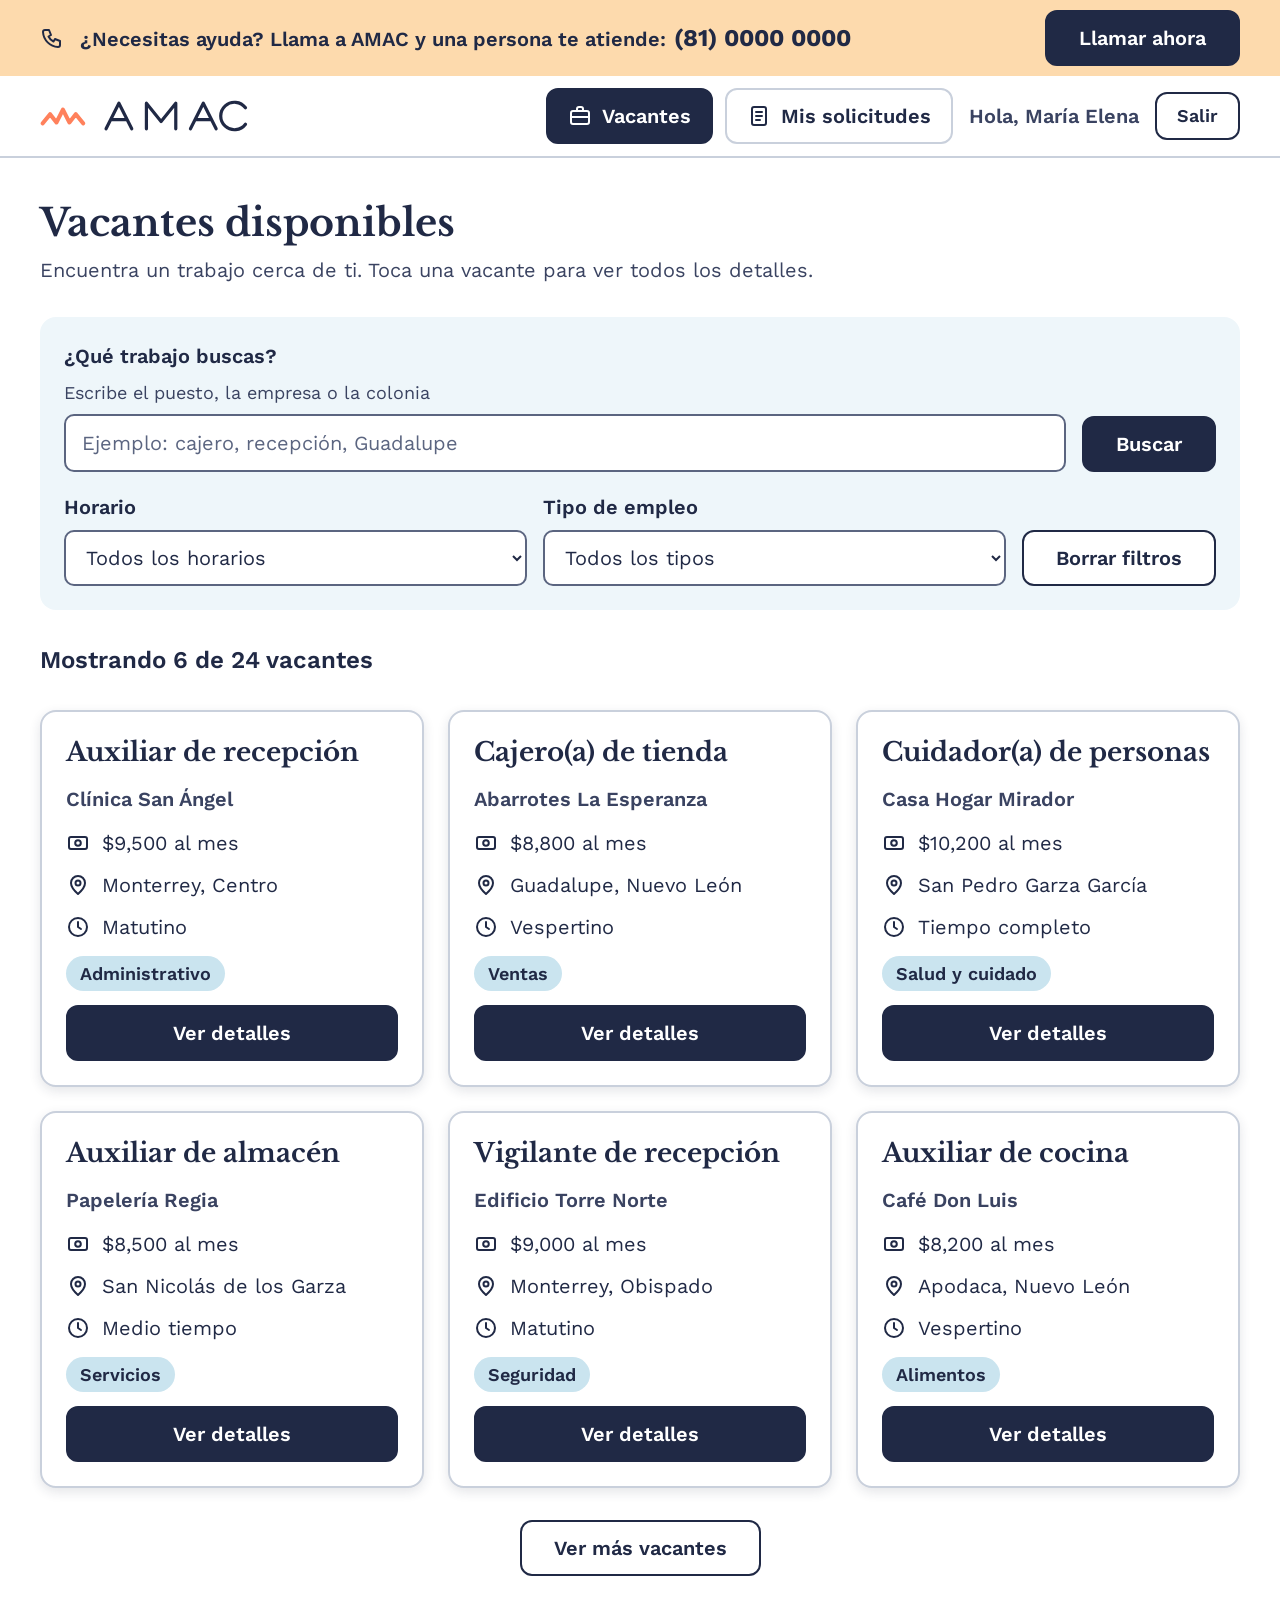
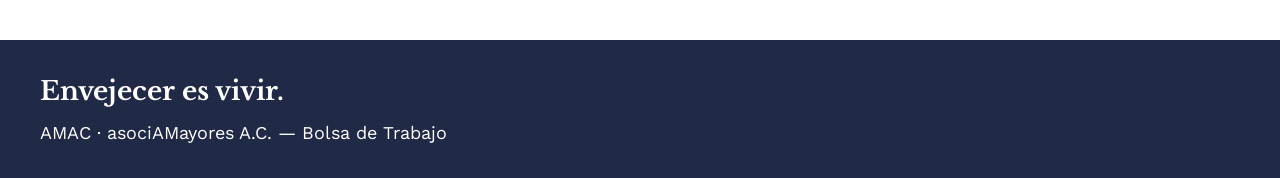
<file: index.html>
<!DOCTYPE html>
<html lang="es">
<head>
<meta charset="UTF-8">
<meta name="viewport" content="width=device-width, initial-scale=1.0">
<title>Vacantes disponibles | AMAC</title>
<link rel="preconnect" href="https://fonts.googleapis.com">
<link rel="preconnect" href="https://fonts.gstatic.com" crossorigin>
<link href="https://fonts.googleapis.com/css2?family=Libre+Baskerville:wght@700&amp;family=Work+Sans:wght@400;600&amp;display=swap" rel="stylesheet">
<link rel="stylesheet" href="css/variables.css">
<link rel="stylesheet" href="css/base.css">
<link rel="stylesheet" href="css/layout.css">
<link rel="stylesheet" href="css/componentes.css">
</head>
<body>
<a class="saltar-contenido" href="#principal">Saltar al contenido</a>
<header class="encabezado">
<div class="ayuda"><div class="contenedor ayuda__interior">
<svg class="icono" aria-hidden="true" focusable="false" viewBox="0 0 24 24" fill="none" stroke="currentColor" stroke-width="2" stroke-linecap="round" stroke-linejoin="round"><path d="M5 4h4l2 5-2.5 1.5a11 11 0 0 0 5 5L15 13l5 2v4a2 2 0 0 1-2 2A16 16 0 0 1 3 6a2 2 0 0 1 2-2z"></path></svg><p class="ayuda__texto">¿Necesitas ayuda? Llama a AMAC y una persona te atiende:<strong class="ayuda__telefono">(81) 0000 0000</strong></p>
<a class="boton boton--primario" href="tel:+528100000000">Llamar ahora</a>
</div></div>
<div class="contenedor encabezado__barra">
<a class="logo" href="index.html"><img class="logo__imagen" src="img/logo-amac.svg" alt="AMAC, Bolsa de Trabajo. Ir al inicio" width="230" height="48"></a>
<nav class="navegacion" aria-label="Navegación principal"><ul class="navegacion__lista">
<li class="navegacion__item"><a class="navegacion__enlace" href="index.html" aria-current="page"><svg class="icono" aria-hidden="true" focusable="false" viewBox="0 0 24 24" fill="none" stroke="currentColor" stroke-width="2" stroke-linecap="round" stroke-linejoin="round"><rect x="3" y="7" width="18" height="13" rx="2"></rect><path d="M9 7V5a2 2 0 0 1 2-2h2a2 2 0 0 1 2 2v2M3 13h18"></path></svg><span>Vacantes</span></a></li>
<li class="navegacion__item"><a class="navegacion__enlace" href="mis-solicitudes.html"><svg class="icono" aria-hidden="true" focusable="false" viewBox="0 0 24 24" fill="none" stroke="currentColor" stroke-width="2" stroke-linecap="round" stroke-linejoin="round"><rect x="5" y="3" width="14" height="18" rx="2"></rect><path d="M9 8h6M9 12h6M9 16h4"></path></svg><span>Mis solicitudes</span></a></li>
<li class="navegacion__item navegacion__item--ayuda solo-movil"><a class="navegacion__enlace" href="tel:+528100000000"><svg class="icono" aria-hidden="true" focusable="false" viewBox="0 0 24 24" fill="none" stroke="currentColor" stroke-width="2" stroke-linecap="round" stroke-linejoin="round"><path d="M5 4h4l2 5-2.5 1.5a11 11 0 0 0 5 5L15 13l5 2v4a2 2 0 0 1-2 2A16 16 0 0 1 3 6a2 2 0 0 1 2-2z"></path></svg><span>Ayuda</span></a></li>
</ul></nav>
<div class="sesion">
<p class="sesion__usuario solo-escritorio">Hola, María Elena</p>
<a class="boton boton--secundario boton--chico" href="login.html">Salir</a>
</div>
</div>
</header>
<main id="principal" class="principal"><div class="contenedor pila">
<div class="encabezado-pagina">
<h1>Vacantes disponibles</h1>
<p class="encabezado-pagina__texto">Encuentra un trabajo cerca de ti. Toca una vacante para ver todos los detalles.</p>
</div>
<form class="panel" action="index.html" method="get" role="search" aria-label="Buscar vacantes">
<div class="fila-filtros">
<div class="campo-formulario">
<label for="busqueda">¿Qué trabajo buscas?</label><p class="campo-formulario_ayuda" id="busqueda-ayuda">Escribe el puesto, la empresa o la colonia</p>
<input type="search" id="busqueda" name="busqueda" placeholder="Ejemplo: cajero, recepción, Guadalupe" aria-describedby="busqueda-ayuda">
</div>
<button class="boton boton--primario" type="submit">Buscar</button>
</div>
<div class="fila-filtros fila-filtros--2">
<div class="campo-formulario">
<label for="horario">Horario</label><select id="horario" name="horario"><option value="">Todos los horarios</option>
<option>Matutino</option>
<option>Vespertino</option>
<option>Tiempo completo</option>
<option>Medio tiempo</option></select>
</div>
<div class="campo-formulario">
<label for="tipo">Tipo de empleo</label><select id="tipo" name="tipo"><option value="">Todos los tipos</option>
<option>Administrativo</option>
<option>Ventas</option>
<option>Salud y cuidado</option>
<option>Servicios</option>
<option>Seguridad</option>
<option>Alimentos</option></select>
</div>
<button class="boton boton--secundario" type="reset">Borrar filtros</button>
</div>
</form>
<p class="resultados" aria-live="polite">Mostrando 6 de 24 vacantes</p>
<section class="lista-vacantes" aria-label="Lista de vacantes"><article class="tarjeta-vacante">
<h2 class="tarjeta-vacante_titulo">Auxiliar de recepción</h2>
<p class="tarjeta-vacante_empresa">Clínica San Ángel</p>
<ul class="tarjeta-vacante_datos">
<li>
<svg class="icono" aria-hidden="true" focusable="false" viewBox="0 0 24 24" fill="none" stroke="currentColor" stroke-width="2" stroke-linecap="round" stroke-linejoin="round"><rect x="3" y="6" width="18" height="12" rx="2"></rect><circle cx="12" cy="12" r="2.8"></circle></svg><span><span class="solo-lectores">Sueldo: </span>$9,500 al mes</span>
</li>
<li>
<svg class="icono" aria-hidden="true" focusable="false" viewBox="0 0 24 24" fill="none" stroke="currentColor" stroke-width="2" stroke-linecap="round" stroke-linejoin="round"><path d="M12 21s-7-6.2-7-11a7 7 0 0 1 14 0c0 4.8-7 11-7 11z"></path><circle cx="12" cy="10" r="2.5"></circle></svg><span><span class="solo-lectores">Ubicación: </span>Monterrey, Centro</span>
</li>
<li>
<svg class="icono" aria-hidden="true" focusable="false" viewBox="0 0 24 24" fill="none" stroke="currentColor" stroke-width="2" stroke-linecap="round" stroke-linejoin="round"><circle cx="12" cy="12" r="9"></circle><path d="M12 7v5l3 2"></path></svg><span><span class="solo-lectores">Horario: </span>Matutino</span>
</li>
</ul>
<p class="etiqueta"><span class="solo-lectores">Categoría: </span>Administrativo</p>
<a class="boton boton--primario" href="vacante.html">Ver detalles<span class="solo-lectores"> de Auxiliar de recepción</span></a>
</article><article class="tarjeta-vacante">
<h2 class="tarjeta-vacante_titulo">Cajero(a) de tienda</h2>
<p class="tarjeta-vacante_empresa">Abarrotes La Esperanza</p>
<ul class="tarjeta-vacante_datos">
<li>
<svg class="icono" aria-hidden="true" focusable="false" viewBox="0 0 24 24" fill="none" stroke="currentColor" stroke-width="2" stroke-linecap="round" stroke-linejoin="round"><rect x="3" y="6" width="18" height="12" rx="2"></rect><circle cx="12" cy="12" r="2.8"></circle></svg><span><span class="solo-lectores">Sueldo: </span>$8,800 al mes</span>
</li>
<li>
<svg class="icono" aria-hidden="true" focusable="false" viewBox="0 0 24 24" fill="none" stroke="currentColor" stroke-width="2" stroke-linecap="round" stroke-linejoin="round"><path d="M12 21s-7-6.2-7-11a7 7 0 0 1 14 0c0 4.8-7 11-7 11z"></path><circle cx="12" cy="10" r="2.5"></circle></svg><span><span class="solo-lectores">Ubicación: </span>Guadalupe, Nuevo León</span>
</li>
<li>
<svg class="icono" aria-hidden="true" focusable="false" viewBox="0 0 24 24" fill="none" stroke="currentColor" stroke-width="2" stroke-linecap="round" stroke-linejoin="round"><circle cx="12" cy="12" r="9"></circle><path d="M12 7v5l3 2"></path></svg><span><span class="solo-lectores">Horario: </span>Vespertino</span>
</li>
</ul>
<p class="etiqueta"><span class="solo-lectores">Categoría: </span>Ventas</p>
<a class="boton boton--primario" href="vacante.html">Ver detalles<span class="solo-lectores"> de Cajero(a) de tienda</span></a>
</article><article class="tarjeta-vacante">
<h2 class="tarjeta-vacante_titulo">Cuidador(a) de personas</h2>
<p class="tarjeta-vacante_empresa">Casa Hogar Mirador</p>
<ul class="tarjeta-vacante_datos">
<li>
<svg class="icono" aria-hidden="true" focusable="false" viewBox="0 0 24 24" fill="none" stroke="currentColor" stroke-width="2" stroke-linecap="round" stroke-linejoin="round"><rect x="3" y="6" width="18" height="12" rx="2"></rect><circle cx="12" cy="12" r="2.8"></circle></svg><span><span class="solo-lectores">Sueldo: </span>$10,200 al mes</span>
</li>
<li>
<svg class="icono" aria-hidden="true" focusable="false" viewBox="0 0 24 24" fill="none" stroke="currentColor" stroke-width="2" stroke-linecap="round" stroke-linejoin="round"><path d="M12 21s-7-6.2-7-11a7 7 0 0 1 14 0c0 4.8-7 11-7 11z"></path><circle cx="12" cy="10" r="2.5"></circle></svg><span><span class="solo-lectores">Ubicación: </span>San Pedro Garza García</span>
</li>
<li>
<svg class="icono" aria-hidden="true" focusable="false" viewBox="0 0 24 24" fill="none" stroke="currentColor" stroke-width="2" stroke-linecap="round" stroke-linejoin="round"><circle cx="12" cy="12" r="9"></circle><path d="M12 7v5l3 2"></path></svg><span><span class="solo-lectores">Horario: </span>Tiempo completo</span>
</li>
</ul>
<p class="etiqueta"><span class="solo-lectores">Categoría: </span>Salud y cuidado</p>
<a class="boton boton--primario" href="vacante.html">Ver detalles<span class="solo-lectores"> de Cuidador(a) de personas</span></a>
</article><article class="tarjeta-vacante">
<h2 class="tarjeta-vacante_titulo">Auxiliar de almacén</h2>
<p class="tarjeta-vacante_empresa">Papelería Regia</p>
<ul class="tarjeta-vacante_datos">
<li>
<svg class="icono" aria-hidden="true" focusable="false" viewBox="0 0 24 24" fill="none" stroke="currentColor" stroke-width="2" stroke-linecap="round" stroke-linejoin="round"><rect x="3" y="6" width="18" height="12" rx="2"></rect><circle cx="12" cy="12" r="2.8"></circle></svg><span><span class="solo-lectores">Sueldo: </span>$8,500 al mes</span>
</li>
<li>
<svg class="icono" aria-hidden="true" focusable="false" viewBox="0 0 24 24" fill="none" stroke="currentColor" stroke-width="2" stroke-linecap="round" stroke-linejoin="round"><path d="M12 21s-7-6.2-7-11a7 7 0 0 1 14 0c0 4.8-7 11-7 11z"></path><circle cx="12" cy="10" r="2.5"></circle></svg><span><span class="solo-lectores">Ubicación: </span>San Nicolás de los Garza</span>
</li>
<li>
<svg class="icono" aria-hidden="true" focusable="false" viewBox="0 0 24 24" fill="none" stroke="currentColor" stroke-width="2" stroke-linecap="round" stroke-linejoin="round"><circle cx="12" cy="12" r="9"></circle><path d="M12 7v5l3 2"></path></svg><span><span class="solo-lectores">Horario: </span>Medio tiempo</span>
</li>
</ul>
<p class="etiqueta"><span class="solo-lectores">Categoría: </span>Servicios</p>
<a class="boton boton--primario" href="vacante.html">Ver detalles<span class="solo-lectores"> de Auxiliar de almacén</span></a>
</article><article class="tarjeta-vacante">
<h2 class="tarjeta-vacante_titulo">Vigilante de recepción</h2>
<p class="tarjeta-vacante_empresa">Edificio Torre Norte</p>
<ul class="tarjeta-vacante_datos">
<li>
<svg class="icono" aria-hidden="true" focusable="false" viewBox="0 0 24 24" fill="none" stroke="currentColor" stroke-width="2" stroke-linecap="round" stroke-linejoin="round"><rect x="3" y="6" width="18" height="12" rx="2"></rect><circle cx="12" cy="12" r="2.8"></circle></svg><span><span class="solo-lectores">Sueldo: </span>$9,000 al mes</span>
</li>
<li>
<svg class="icono" aria-hidden="true" focusable="false" viewBox="0 0 24 24" fill="none" stroke="currentColor" stroke-width="2" stroke-linecap="round" stroke-linejoin="round"><path d="M12 21s-7-6.2-7-11a7 7 0 0 1 14 0c0 4.8-7 11-7 11z"></path><circle cx="12" cy="10" r="2.5"></circle></svg><span><span class="solo-lectores">Ubicación: </span>Monterrey, Obispado</span>
</li>
<li>
<svg class="icono" aria-hidden="true" focusable="false" viewBox="0 0 24 24" fill="none" stroke="currentColor" stroke-width="2" stroke-linecap="round" stroke-linejoin="round"><circle cx="12" cy="12" r="9"></circle><path d="M12 7v5l3 2"></path></svg><span><span class="solo-lectores">Horario: </span>Matutino</span>
</li>
</ul>
<p class="etiqueta"><span class="solo-lectores">Categoría: </span>Seguridad</p>
<a class="boton boton--primario" href="vacante.html">Ver detalles<span class="solo-lectores"> de Vigilante de recepción</span></a>
</article><article class="tarjeta-vacante">
<h2 class="tarjeta-vacante_titulo">Auxiliar de cocina</h2>
<p class="tarjeta-vacante_empresa">Café Don Luis</p>
<ul class="tarjeta-vacante_datos">
<li>
<svg class="icono" aria-hidden="true" focusable="false" viewBox="0 0 24 24" fill="none" stroke="currentColor" stroke-width="2" stroke-linecap="round" stroke-linejoin="round"><rect x="3" y="6" width="18" height="12" rx="2"></rect><circle cx="12" cy="12" r="2.8"></circle></svg><span><span class="solo-lectores">Sueldo: </span>$8,200 al mes</span>
</li>
<li>
<svg class="icono" aria-hidden="true" focusable="false" viewBox="0 0 24 24" fill="none" stroke="currentColor" stroke-width="2" stroke-linecap="round" stroke-linejoin="round"><path d="M12 21s-7-6.2-7-11a7 7 0 0 1 14 0c0 4.8-7 11-7 11z"></path><circle cx="12" cy="10" r="2.5"></circle></svg><span><span class="solo-lectores">Ubicación: </span>Apodaca, Nuevo León</span>
</li>
<li>
<svg class="icono" aria-hidden="true" focusable="false" viewBox="0 0 24 24" fill="none" stroke="currentColor" stroke-width="2" stroke-linecap="round" stroke-linejoin="round"><circle cx="12" cy="12" r="9"></circle><path d="M12 7v5l3 2"></path></svg><span><span class="solo-lectores">Horario: </span>Vespertino</span>
</li>
</ul>
<p class="etiqueta"><span class="solo-lectores">Categoría: </span>Alimentos</p>
<a class="boton boton--primario" href="vacante.html">Ver detalles<span class="solo-lectores"> de Auxiliar de cocina</span></a>
</article></section>
<div class="acciones-centro"><button class="boton boton--secundario" type="button">Ver más vacantes</button></div>
</div></main>
<footer class="pie"><div class="contenedor">
<p class="pie__lema">Envejecer es vivir.</p>
<p class="pie__texto">AMAC · asociAMayores A.C. — Bolsa de Trabajo</p>
</div></footer>
</body>
</html>
</file>
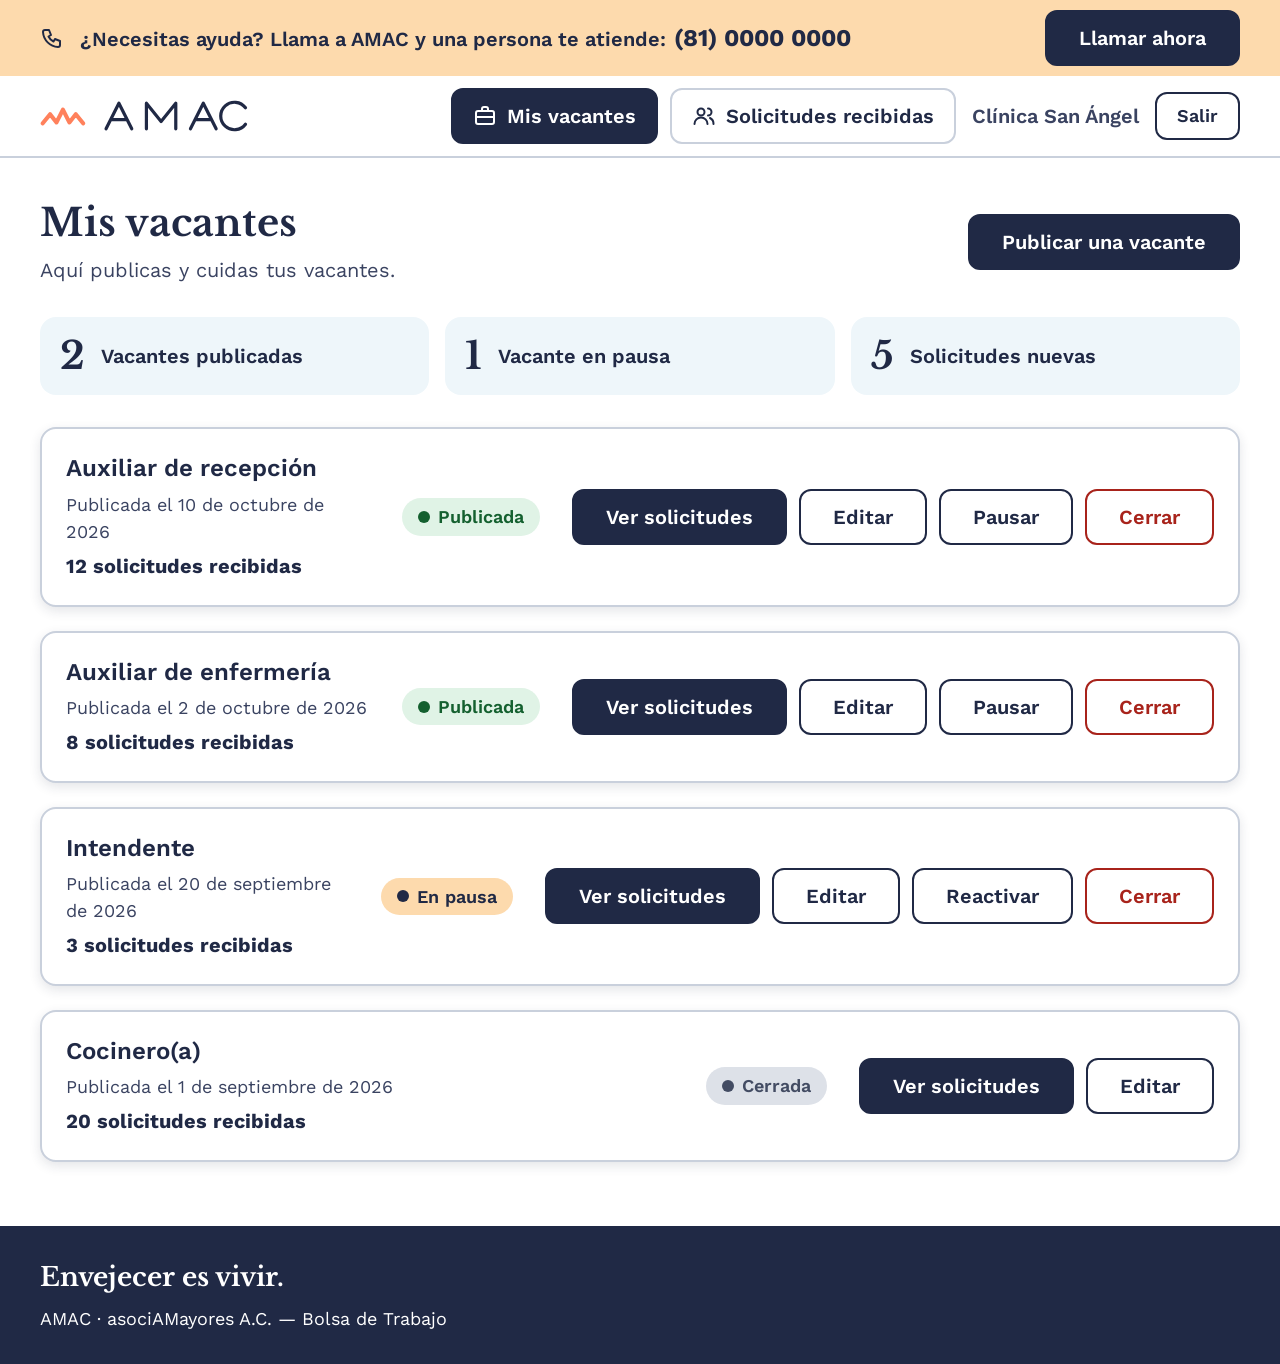
<file: empresa-vacantes.html>
<!DOCTYPE html>
<html lang="es">
<head>
<meta charset="UTF-8">
<meta name="viewport" content="width=device-width, initial-scale=1.0">
<title>Mis vacantes | AMAC</title>
<link rel="preconnect" href="https://fonts.googleapis.com">
<link rel="preconnect" href="https://fonts.gstatic.com" crossorigin>
<link href="https://fonts.googleapis.com/css2?family=Libre+Baskerville:wght@700&amp;family=Work+Sans:wght@400;600&amp;display=swap" rel="stylesheet">
<link rel="stylesheet" href="css/variables.css">
<link rel="stylesheet" href="css/base.css">
<link rel="stylesheet" href="css/layout.css">
<link rel="stylesheet" href="css/componentes.css">
</head>
<body>
<a class="saltar-contenido" href="#principal">Saltar al contenido</a>
<header class="encabezado">
<div class="ayuda"><div class="contenedor ayuda__interior">
<svg class="icono" aria-hidden="true" focusable="false" viewBox="0 0 24 24" fill="none" stroke="currentColor" stroke-width="2" stroke-linecap="round" stroke-linejoin="round"><path d="M5 4h4l2 5-2.5 1.5a11 11 0 0 0 5 5L15 13l5 2v4a2 2 0 0 1-2 2A16 16 0 0 1 3 6a2 2 0 0 1 2-2z"></path></svg><p class="ayuda__texto">¿Necesitas ayuda? Llama a AMAC y una persona te atiende:<strong class="ayuda__telefono">(81) 0000 0000</strong></p>
<a class="boton boton--primario" href="tel:+528100000000">Llamar ahora</a>
</div></div>
<div class="contenedor encabezado__barra">
<a class="logo" href="index.html"><img class="logo__imagen" src="img/logo-amac.svg" alt="AMAC, Bolsa de Trabajo. Ir al inicio" width="230" height="48"></a>
<nav class="navegacion" aria-label="Navegación principal"><ul class="navegacion__lista">
<li class="navegacion__item"><a class="navegacion__enlace" href="empresa-vacantes.html" aria-current="page"><svg class="icono" aria-hidden="true" focusable="false" viewBox="0 0 24 24" fill="none" stroke="currentColor" stroke-width="2" stroke-linecap="round" stroke-linejoin="round"><rect x="3" y="7" width="18" height="13" rx="2"></rect><path d="M9 7V5a2 2 0 0 1 2-2h2a2 2 0 0 1 2 2v2M3 13h18"></path></svg><span>Mis vacantes</span></a></li>
<li class="navegacion__item"><a class="navegacion__enlace" href="solicitudes-recibidas.html"><svg class="icono" aria-hidden="true" focusable="false" viewBox="0 0 24 24" fill="none" stroke="currentColor" stroke-width="2" stroke-linecap="round" stroke-linejoin="round"><circle cx="9" cy="8" r="3.5"></circle><path d="M2.5 20a6.5 6.5 0 0 1 13 0M16 4.5a3.5 3.5 0 0 1 0 7M18 14a6.5 6.5 0 0 1 3.5 6"></path></svg><span>Solicitudes recibidas</span></a></li>
<li class="navegacion__item navegacion__item--ayuda solo-movil"><a class="navegacion__enlace" href="tel:+528100000000"><svg class="icono" aria-hidden="true" focusable="false" viewBox="0 0 24 24" fill="none" stroke="currentColor" stroke-width="2" stroke-linecap="round" stroke-linejoin="round"><path d="M5 4h4l2 5-2.5 1.5a11 11 0 0 0 5 5L15 13l5 2v4a2 2 0 0 1-2 2A16 16 0 0 1 3 6a2 2 0 0 1 2-2z"></path></svg><span>Ayuda</span></a></li>
</ul></nav>
<div class="sesion">
<p class="sesion__usuario solo-escritorio">Clínica San Ángel</p>
<a class="boton boton--secundario boton--chico" href="login.html">Salir</a>
</div>
</div>
</header>
<main id="principal" class="principal"><div class="contenedor pila">
<div class="encabezado-con-accion">
<div class="encabezado-pagina">
<h1>Mis vacantes</h1>
<p class="encabezado-pagina__texto">Aquí publicas y cuidas tus vacantes.</p>
</div>
<button class="boton boton--primario" type="button">Publicar una vacante</button>
</div>
<ul class="resumen">
<li class="dato-resumen">
<span class="dato-resumen_numero">2</span><span class="dato-resumen_texto">Vacantes publicadas</span>
</li>
<li class="dato-resumen">
<span class="dato-resumen_numero">1</span><span class="dato-resumen_texto">Vacante en pausa</span>
</li>
<li class="dato-resumen">
<span class="dato-resumen_numero">5</span><span class="dato-resumen_texto">Solicitudes nuevas</span>
</li>
</ul>
<ul class="lista-tarjetas">
<li><article class="tarjeta-fila">
<div class="tarjeta-fila_datos">
<h2 class="tarjeta-fila_titulo">Auxiliar de recepción</h2>
<p class="tarjeta-fila_fecha">Publicada el <time datetime="2026-10-10">10 de octubre de 2026</time></p>
<p><strong>12 solicitudes recibidas</strong></p>
</div>
<div class="tarjeta-fila_lado"><p class="estatus estatus--publicada"><span class="solo-lectores">Estatus: </span>Publicada</p></div>
<div class="tarjeta-fila_acciones">
<a class="boton boton--primario" href="solicitudes-recibidas.html">Ver solicitudes<span class="solo-lectores"> de Auxiliar de recepción</span></a><button class="boton boton--secundario" type="button">Editar<span class="solo-lectores"> Auxiliar de recepción</span></button><button class="boton boton--secundario" type="button">Pausar<span class="solo-lectores"> Auxiliar de recepción</span></button><button class="boton boton--peligro" type="button">Cerrar<span class="solo-lectores"> Auxiliar de recepción</span></button>
</div>
</article></li>
<li><article class="tarjeta-fila">
<div class="tarjeta-fila_datos">
<h2 class="tarjeta-fila_titulo">Auxiliar de enfermería</h2>
<p class="tarjeta-fila_fecha">Publicada el <time datetime="2026-10-02">2 de octubre de 2026</time></p>
<p><strong>8 solicitudes recibidas</strong></p>
</div>
<div class="tarjeta-fila_lado"><p class="estatus estatus--publicada"><span class="solo-lectores">Estatus: </span>Publicada</p></div>
<div class="tarjeta-fila_acciones">
<a class="boton boton--primario" href="solicitudes-recibidas.html">Ver solicitudes<span class="solo-lectores"> de Auxiliar de enfermería</span></a><button class="boton boton--secundario" type="button">Editar<span class="solo-lectores"> Auxiliar de enfermería</span></button><button class="boton boton--secundario" type="button">Pausar<span class="solo-lectores"> Auxiliar de enfermería</span></button><button class="boton boton--peligro" type="button">Cerrar<span class="solo-lectores"> Auxiliar de enfermería</span></button>
</div>
</article></li>
<li><article class="tarjeta-fila">
<div class="tarjeta-fila_datos">
<h2 class="tarjeta-fila_titulo">Intendente</h2>
<p class="tarjeta-fila_fecha">Publicada el <time datetime="2026-09-20">20 de septiembre de 2026</time></p>
<p><strong>3 solicitudes recibidas</strong></p>
</div>
<div class="tarjeta-fila_lado"><p class="estatus estatus--pausa"><span class="solo-lectores">Estatus: </span>En pausa</p></div>
<div class="tarjeta-fila_acciones">
<a class="boton boton--primario" href="solicitudes-recibidas.html">Ver solicitudes<span class="solo-lectores"> de Intendente</span></a><button class="boton boton--secundario" type="button">Editar<span class="solo-lectores"> Intendente</span></button><button class="boton boton--secundario" type="button">Reactivar<span class="solo-lectores"> Intendente</span></button><button class="boton boton--peligro" type="button">Cerrar<span class="solo-lectores"> Intendente</span></button>
</div>
</article></li>
<li><article class="tarjeta-fila">
<div class="tarjeta-fila_datos">
<h2 class="tarjeta-fila_titulo">Cocinero(a)</h2>
<p class="tarjeta-fila_fecha">Publicada el <time datetime="2026-09-01">1 de septiembre de 2026</time></p>
<p><strong>20 solicitudes recibidas</strong></p>
</div>
<div class="tarjeta-fila_lado"><p class="estatus estatus--cerrada"><span class="solo-lectores">Estatus: </span>Cerrada</p></div>
<div class="tarjeta-fila_acciones">
<a class="boton boton--primario" href="solicitudes-recibidas.html">Ver solicitudes<span class="solo-lectores"> de Cocinero(a)</span></a><button class="boton boton--secundario" type="button">Editar<span class="solo-lectores"> Cocinero(a)</span></button>
</div>
</article></li>
</ul>
</div></main>
<footer class="pie"><div class="contenedor">
<p class="pie__lema">Envejecer es vivir.</p>
<p class="pie__texto">AMAC · asociAMayores A.C. — Bolsa de Trabajo</p>
</div></footer>
</body>
</html>
</file>
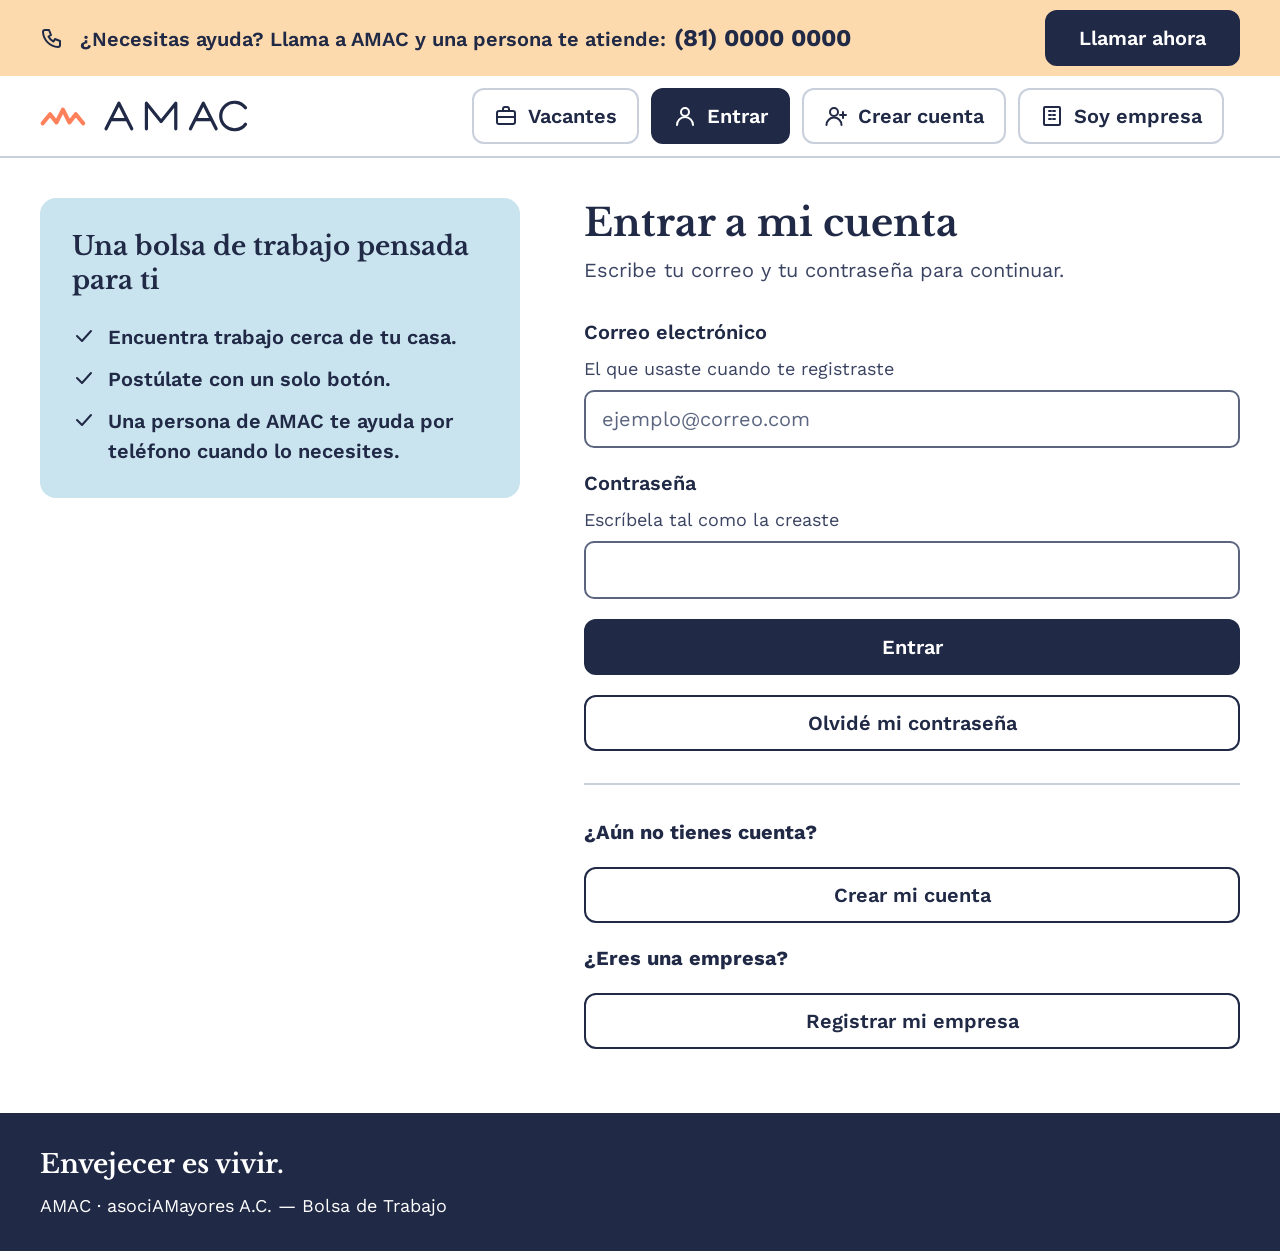
<file: login.html>
<!DOCTYPE html>
<html lang="es">
<head>
<meta charset="UTF-8">
<meta name="viewport" content="width=device-width, initial-scale=1.0">
<title>Inicio de sesión | AMAC</title>
<link rel="preconnect" href="https://fonts.googleapis.com">
<link rel="preconnect" href="https://fonts.gstatic.com" crossorigin>
<link href="https://fonts.googleapis.com/css2?family=Libre+Baskerville:wght@700&amp;family=Work+Sans:wght@400;600&amp;display=swap" rel="stylesheet">
<link rel="stylesheet" href="css/variables.css">
<link rel="stylesheet" href="css/base.css">
<link rel="stylesheet" href="css/layout.css">
<link rel="stylesheet" href="css/componentes.css">
</head>
<body>
<a class="saltar-contenido" href="#principal">Saltar al contenido</a>
<header class="encabezado">
<div class="ayuda"><div class="contenedor ayuda__interior">
<svg class="icono" aria-hidden="true" focusable="false" viewBox="0 0 24 24" fill="none" stroke="currentColor" stroke-width="2" stroke-linecap="round" stroke-linejoin="round"><path d="M5 4h4l2 5-2.5 1.5a11 11 0 0 0 5 5L15 13l5 2v4a2 2 0 0 1-2 2A16 16 0 0 1 3 6a2 2 0 0 1 2-2z"></path></svg><p class="ayuda__texto">¿Necesitas ayuda? Llama a AMAC y una persona te atiende:<strong class="ayuda__telefono">(81) 0000 0000</strong></p>
<a class="boton boton--primario" href="tel:+528100000000">Llamar ahora</a>
</div></div>
<div class="contenedor encabezado__barra">
<a class="logo" href="index.html"><img class="logo__imagen" src="img/logo-amac.svg" alt="AMAC, Bolsa de Trabajo. Ir al inicio" width="230" height="48"></a>
<nav class="navegacion" aria-label="Navegación principal"><ul class="navegacion__lista">
<li class="navegacion__item"><a class="navegacion__enlace" href="index.html"><svg class="icono" aria-hidden="true" focusable="false" viewBox="0 0 24 24" fill="none" stroke="currentColor" stroke-width="2" stroke-linecap="round" stroke-linejoin="round"><rect x="3" y="7" width="18" height="13" rx="2"></rect><path d="M9 7V5a2 2 0 0 1 2-2h2a2 2 0 0 1 2 2v2M3 13h18"></path></svg><span>Vacantes</span></a></li>
<li class="navegacion__item"><a class="navegacion__enlace" href="login.html" aria-current="page"><svg class="icono" aria-hidden="true" focusable="false" viewBox="0 0 24 24" fill="none" stroke="currentColor" stroke-width="2" stroke-linecap="round" stroke-linejoin="round"><circle cx="12" cy="8" r="4"></circle><path d="M4 21a8 8 0 0 1 16 0"></path></svg><span>Entrar</span></a></li>
<li class="navegacion__item solo-escritorio"><a class="navegacion__enlace" href="registro-candidato.html"><svg class="icono" aria-hidden="true" focusable="false" viewBox="0 0 24 24" fill="none" stroke="currentColor" stroke-width="2" stroke-linecap="round" stroke-linejoin="round"><circle cx="10" cy="8" r="4"></circle><path d="M2.5 21a7.5 7.5 0 0 1 15 0M19 8v6M16 11h6"></path></svg><span>Crear cuenta</span></a></li>
<li class="navegacion__item solo-escritorio"><a class="navegacion__enlace" href="registro-empresa.html"><svg class="icono" aria-hidden="true" focusable="false" viewBox="0 0 24 24" fill="none" stroke="currentColor" stroke-width="2" stroke-linecap="round" stroke-linejoin="round"><rect x="4" y="3" width="16" height="18" rx="1"></rect><path d="M9 7h2M13 7h2M9 11h2M13 11h2M9 15h2M13 15h2"></path></svg><span>Soy empresa</span></a></li>
<li class="navegacion__item navegacion__item--ayuda solo-movil"><a class="navegacion__enlace" href="tel:+528100000000"><svg class="icono" aria-hidden="true" focusable="false" viewBox="0 0 24 24" fill="none" stroke="currentColor" stroke-width="2" stroke-linecap="round" stroke-linejoin="round"><path d="M5 4h4l2 5-2.5 1.5a11 11 0 0 0 5 5L15 13l5 2v4a2 2 0 0 1-2 2A16 16 0 0 1 3 6a2 2 0 0 1 2-2z"></path></svg><span>Ayuda</span></a></li>
</ul></nav>
<div class="sesion"><a class="boton boton--secundario boton--chico solo-movil" href="registro-candidato.html">Crear cuenta</a></div>
</div>
</header>
<main id="principal" class="principal"><div class="contenedor pila">
<div class="acceso">
<aside class="bienvenida"><h2>Una bolsa de trabajo pensada para ti</h2>
<ul class="lista-check">
<li>
<svg class="icono" aria-hidden="true" focusable="false" viewBox="0 0 24 24" fill="none" stroke="currentColor" stroke-width="2" stroke-linecap="round" stroke-linejoin="round"><path d="m5 12 5 5 9-10"></path></svg><span>Encuentra trabajo cerca de tu casa.</span>
</li>
<li>
<svg class="icono" aria-hidden="true" focusable="false" viewBox="0 0 24 24" fill="none" stroke="currentColor" stroke-width="2" stroke-linecap="round" stroke-linejoin="round"><path d="m5 12 5 5 9-10"></path></svg><span>Postúlate con un solo botón.</span>
</li>
<li>
<svg class="icono" aria-hidden="true" focusable="false" viewBox="0 0 24 24" fill="none" stroke="currentColor" stroke-width="2" stroke-linecap="round" stroke-linejoin="round"><path d="m5 12 5 5 9-10"></path></svg><span>Una persona de AMAC te ayuda por teléfono cuando lo necesites.</span>
</li>
</ul></aside>
<div class="pila">
<div class="encabezado-pagina">
<h1>Entrar a mi cuenta</h1>
<p class="encabezado-pagina__texto">Escribe tu correo y tu contraseña para continuar.</p>
</div>
<form class="formulario-columna" action="index.html" method="get">
<div class="campo-formulario">
<label for="correo">Correo electrónico</label><p class="campo-formulario_ayuda" id="correo-ayuda">El que usaste cuando te registraste</p>
<input type="email" id="correo" name="correo" autocomplete="email" placeholder="ejemplo@correo.com" required aria-describedby="correo-ayuda">
</div>
<div class="campo-formulario">
<label for="contrasena">Contraseña</label><p class="campo-formulario_ayuda" id="contrasena-ayuda">Escríbela tal como la creaste</p>
<input type="password" id="contrasena" name="contrasena" autocomplete="current-password" required aria-describedby="contrasena-ayuda">
</div>
<button class="boton boton--primario boton--bloque" type="submit">Entrar</button>
<a class="boton boton--secundario boton--bloque" href="login.html">Olvidé mi contraseña</a>
</form>
<hr class="separador">
<div class="formulario-columna">
<p><strong>¿Aún no tienes cuenta?</strong></p>
<a class="boton boton--secundario boton--bloque" href="registro-candidato.html">Crear mi cuenta</a>
<p><strong>¿Eres una empresa?</strong></p>
<a class="boton boton--secundario boton--bloque" href="registro-empresa.html">Registrar mi empresa</a>
</div>
</div>
</div>
</div></main>
<footer class="pie"><div class="contenedor">
<p class="pie__lema">Envejecer es vivir.</p>
<p class="pie__texto">AMAC · asociAMayores A.C. — Bolsa de Trabajo</p>
</div></footer>
</body>
</html>
</file>
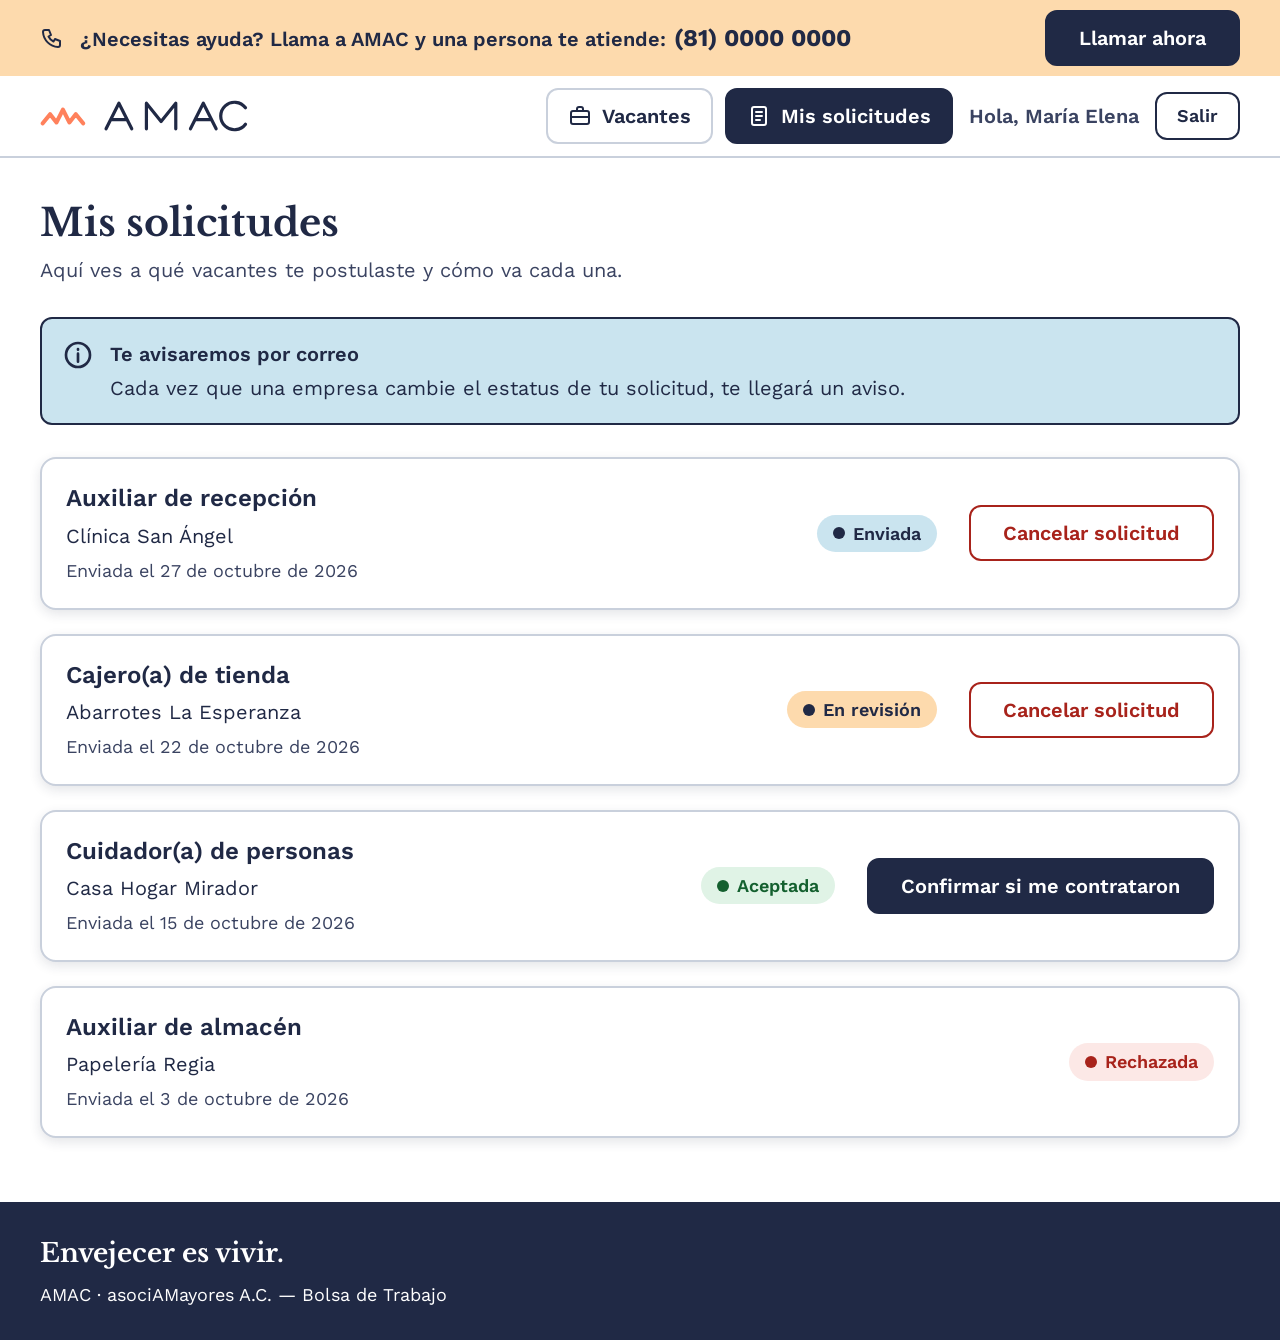
<file: mis-solicitudes.html>
<!DOCTYPE html>
<html lang="es">
<head>
<meta charset="UTF-8">
<meta name="viewport" content="width=device-width, initial-scale=1.0">
<title>Mis solicitudes | AMAC</title>
<link rel="preconnect" href="https://fonts.googleapis.com">
<link rel="preconnect" href="https://fonts.gstatic.com" crossorigin>
<link href="https://fonts.googleapis.com/css2?family=Libre+Baskerville:wght@700&amp;family=Work+Sans:wght@400;600&amp;display=swap" rel="stylesheet">
<link rel="stylesheet" href="css/variables.css">
<link rel="stylesheet" href="css/base.css">
<link rel="stylesheet" href="css/layout.css">
<link rel="stylesheet" href="css/componentes.css">
</head>
<body>
<a class="saltar-contenido" href="#principal">Saltar al contenido</a>
<header class="encabezado">
<div class="ayuda"><div class="contenedor ayuda__interior">
<svg class="icono" aria-hidden="true" focusable="false" viewBox="0 0 24 24" fill="none" stroke="currentColor" stroke-width="2" stroke-linecap="round" stroke-linejoin="round"><path d="M5 4h4l2 5-2.5 1.5a11 11 0 0 0 5 5L15 13l5 2v4a2 2 0 0 1-2 2A16 16 0 0 1 3 6a2 2 0 0 1 2-2z"></path></svg><p class="ayuda__texto">¿Necesitas ayuda? Llama a AMAC y una persona te atiende:<strong class="ayuda__telefono">(81) 0000 0000</strong></p>
<a class="boton boton--primario" href="tel:+528100000000">Llamar ahora</a>
</div></div>
<div class="contenedor encabezado__barra">
<a class="logo" href="index.html"><img class="logo__imagen" src="img/logo-amac.svg" alt="AMAC, Bolsa de Trabajo. Ir al inicio" width="230" height="48"></a>
<nav class="navegacion" aria-label="Navegación principal"><ul class="navegacion__lista">
<li class="navegacion__item"><a class="navegacion__enlace" href="index.html"><svg class="icono" aria-hidden="true" focusable="false" viewBox="0 0 24 24" fill="none" stroke="currentColor" stroke-width="2" stroke-linecap="round" stroke-linejoin="round"><rect x="3" y="7" width="18" height="13" rx="2"></rect><path d="M9 7V5a2 2 0 0 1 2-2h2a2 2 0 0 1 2 2v2M3 13h18"></path></svg><span>Vacantes</span></a></li>
<li class="navegacion__item"><a class="navegacion__enlace" href="mis-solicitudes.html" aria-current="page"><svg class="icono" aria-hidden="true" focusable="false" viewBox="0 0 24 24" fill="none" stroke="currentColor" stroke-width="2" stroke-linecap="round" stroke-linejoin="round"><rect x="5" y="3" width="14" height="18" rx="2"></rect><path d="M9 8h6M9 12h6M9 16h4"></path></svg><span>Mis solicitudes</span></a></li>
<li class="navegacion__item navegacion__item--ayuda solo-movil"><a class="navegacion__enlace" href="tel:+528100000000"><svg class="icono" aria-hidden="true" focusable="false" viewBox="0 0 24 24" fill="none" stroke="currentColor" stroke-width="2" stroke-linecap="round" stroke-linejoin="round"><path d="M5 4h4l2 5-2.5 1.5a11 11 0 0 0 5 5L15 13l5 2v4a2 2 0 0 1-2 2A16 16 0 0 1 3 6a2 2 0 0 1 2-2z"></path></svg><span>Ayuda</span></a></li>
</ul></nav>
<div class="sesion">
<p class="sesion__usuario solo-escritorio">Hola, María Elena</p>
<a class="boton boton--secundario boton--chico" href="login.html">Salir</a>
</div>
</div>
</header>
<main id="principal" class="principal"><div class="contenedor pila">
<div class="encabezado-pagina">
<h1>Mis solicitudes</h1>
<p class="encabezado-pagina__texto">Aquí ves a qué vacantes te postulaste y cómo va cada una.</p>
</div>
<div class="mensaje mensaje--info">
<svg class="icono" aria-hidden="true" focusable="false" viewBox="0 0 24 24" fill="none" stroke="currentColor" stroke-width="2" stroke-linecap="round" stroke-linejoin="round"><circle cx="12" cy="12" r="9"></circle><path d="M12 11v6M12 7.5v.5"></path></svg><div>
<p class="mensaje__titulo">Te avisaremos por correo</p>
<p>Cada vez que una empresa cambie el estatus de tu solicitud, te llegará un aviso.</p>
</div>
</div>
<ul class="lista-tarjetas">
<li><article class="tarjeta-fila">
<div class="tarjeta-fila_datos">
<h2 class="tarjeta-fila_titulo">Auxiliar de recepción</h2>
<p>Clínica San Ángel</p>
<p class="tarjeta-fila_fecha">Enviada el <time datetime="2026-10-27">27 de octubre de 2026</time></p>
</div>
<div class="tarjeta-fila_lado"><p class="estatus estatus--enviada"><span class="solo-lectores">Estatus: </span>Enviada</p></div>
<div class="tarjeta-fila_acciones"><button class="boton boton--peligro" type="button">Cancelar solicitud<span class="solo-lectores"> de Auxiliar de recepción</span></button></div>
</article></li>
<li><article class="tarjeta-fila">
<div class="tarjeta-fila_datos">
<h2 class="tarjeta-fila_titulo">Cajero(a) de tienda</h2>
<p>Abarrotes La Esperanza</p>
<p class="tarjeta-fila_fecha">Enviada el <time datetime="2026-10-22">22 de octubre de 2026</time></p>
</div>
<div class="tarjeta-fila_lado"><p class="estatus estatus--revision"><span class="solo-lectores">Estatus: </span>En revisión</p></div>
<div class="tarjeta-fila_acciones"><button class="boton boton--peligro" type="button">Cancelar solicitud<span class="solo-lectores"> de Cajero(a) de tienda</span></button></div>
</article></li>
<li><article class="tarjeta-fila">
<div class="tarjeta-fila_datos">
<h2 class="tarjeta-fila_titulo">Cuidador(a) de personas</h2>
<p>Casa Hogar Mirador</p>
<p class="tarjeta-fila_fecha">Enviada el <time datetime="2026-10-15">15 de octubre de 2026</time></p>
</div>
<div class="tarjeta-fila_lado"><p class="estatus estatus--aceptada"><span class="solo-lectores">Estatus: </span>Aceptada</p></div>
<div class="tarjeta-fila_acciones"><button class="boton boton--primario" type="button">Confirmar si me contrataron<span class="solo-lectores"> en Cuidador(a) de personas</span></button></div>
</article></li>
<li><article class="tarjeta-fila">
<div class="tarjeta-fila_datos">
<h2 class="tarjeta-fila_titulo">Auxiliar de almacén</h2>
<p>Papelería Regia</p>
<p class="tarjeta-fila_fecha">Enviada el <time datetime="2026-10-03">3 de octubre de 2026</time></p>
</div>
<div class="tarjeta-fila_lado"><p class="estatus estatus--rechazada"><span class="solo-lectores">Estatus: </span>Rechazada</p></div>

</article></li>
</ul>
</div></main>
<footer class="pie"><div class="contenedor">
<p class="pie__lema">Envejecer es vivir.</p>
<p class="pie__texto">AMAC · asociAMayores A.C. — Bolsa de Trabajo</p>
</div></footer>
</body>
</html>
</file>
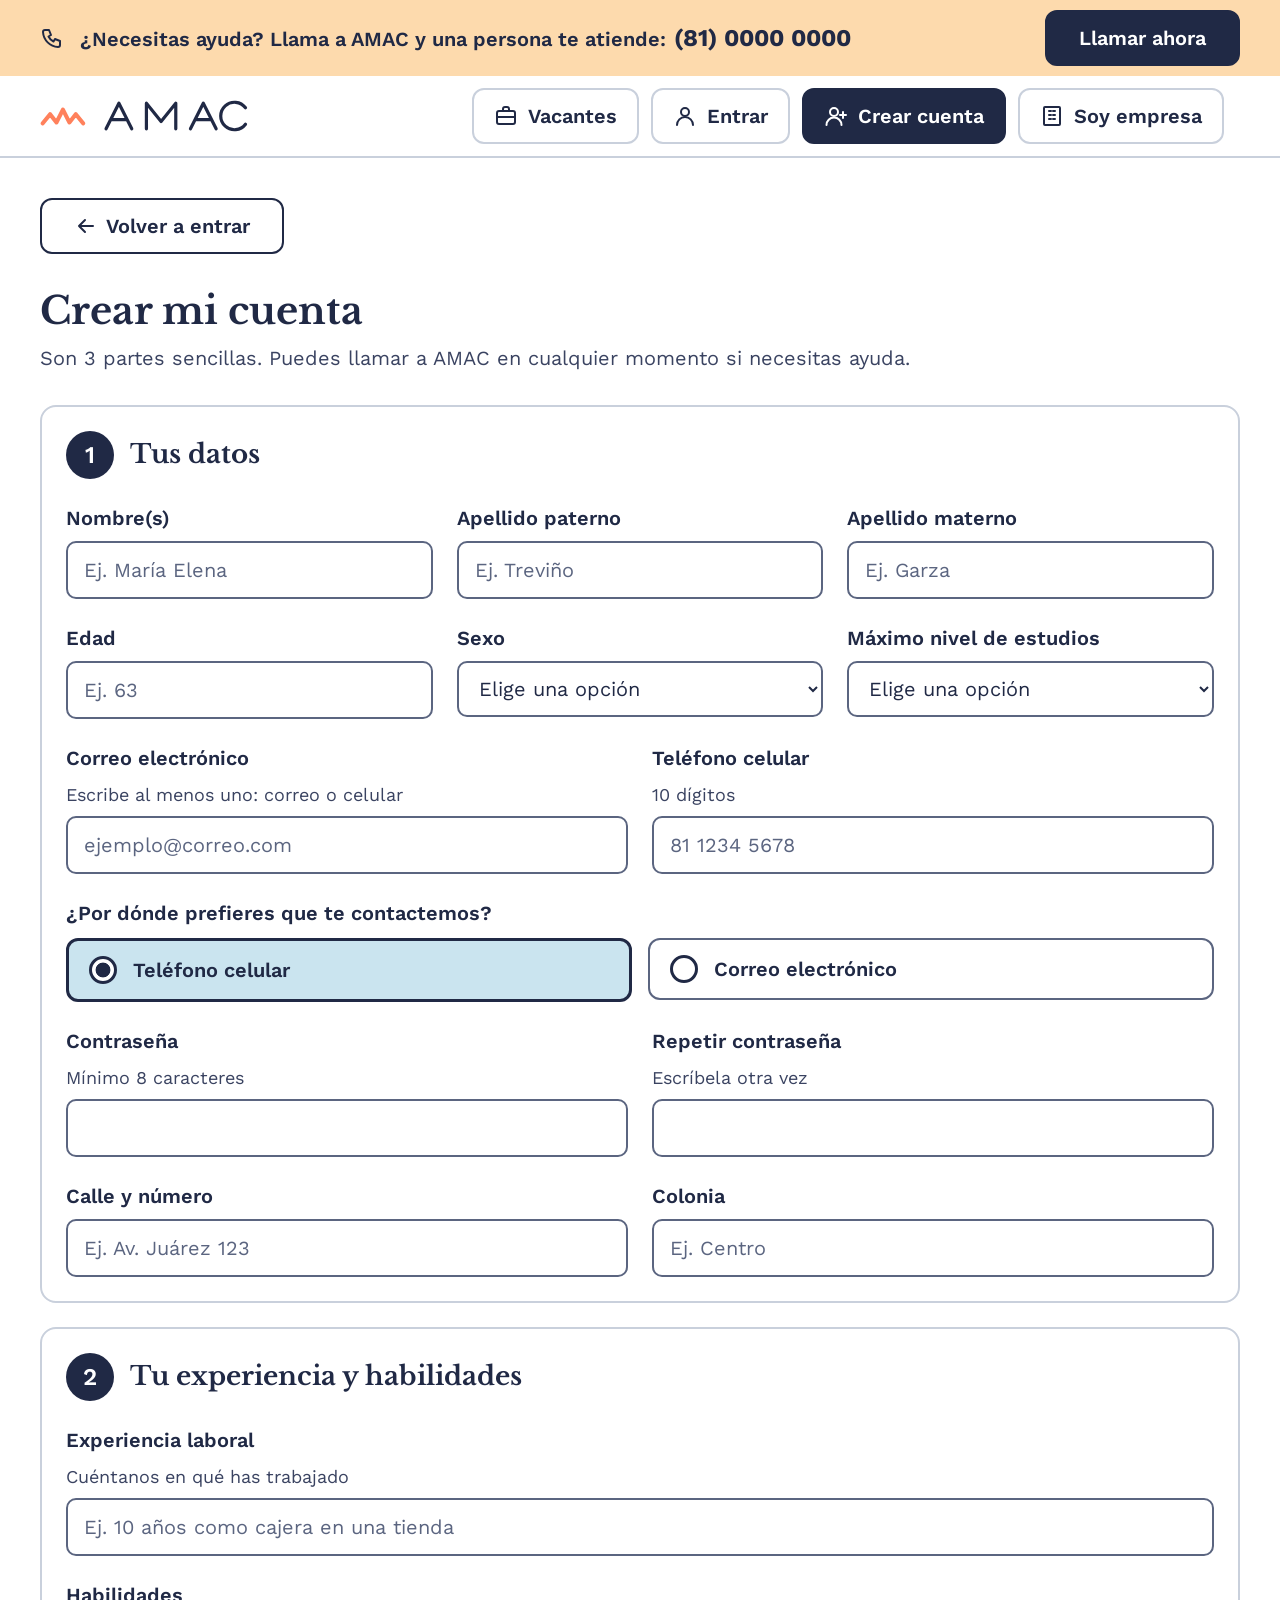
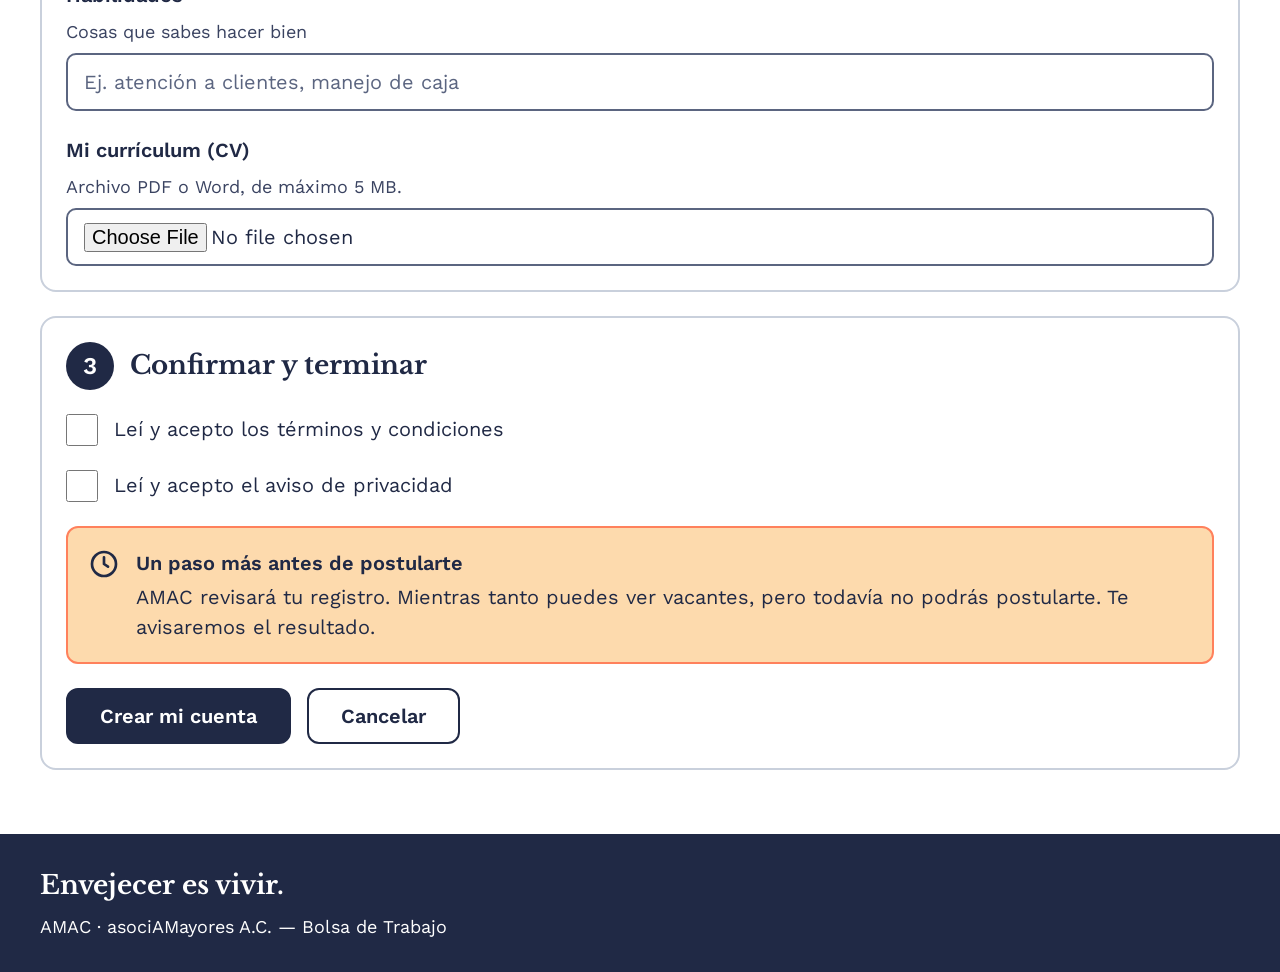
<file: registro-candidato.html>
<!DOCTYPE html>
<html lang="es">
<head>
<meta charset="UTF-8">
<meta name="viewport" content="width=device-width, initial-scale=1.0">
<title>Crear mi cuenta | AMAC</title>
<link rel="preconnect" href="https://fonts.googleapis.com">
<link rel="preconnect" href="https://fonts.gstatic.com" crossorigin>
<link href="https://fonts.googleapis.com/css2?family=Libre+Baskerville:wght@700&amp;family=Work+Sans:wght@400;600&amp;display=swap" rel="stylesheet">
<link rel="stylesheet" href="css/variables.css">
<link rel="stylesheet" href="css/base.css">
<link rel="stylesheet" href="css/layout.css">
<link rel="stylesheet" href="css/componentes.css">
</head>
<body>
<a class="saltar-contenido" href="#principal">Saltar al contenido</a>
<header class="encabezado">
<div class="ayuda"><div class="contenedor ayuda__interior">
<svg class="icono" aria-hidden="true" focusable="false" viewBox="0 0 24 24" fill="none" stroke="currentColor" stroke-width="2" stroke-linecap="round" stroke-linejoin="round"><path d="M5 4h4l2 5-2.5 1.5a11 11 0 0 0 5 5L15 13l5 2v4a2 2 0 0 1-2 2A16 16 0 0 1 3 6a2 2 0 0 1 2-2z"></path></svg><p class="ayuda__texto">¿Necesitas ayuda? Llama a AMAC y una persona te atiende:<strong class="ayuda__telefono">(81) 0000 0000</strong></p>
<a class="boton boton--primario" href="tel:+528100000000">Llamar ahora</a>
</div></div>
<div class="contenedor encabezado__barra">
<a class="logo" href="index.html"><img class="logo__imagen" src="img/logo-amac.svg" alt="AMAC, Bolsa de Trabajo. Ir al inicio" width="230" height="48"></a>
<nav class="navegacion" aria-label="Navegación principal"><ul class="navegacion__lista">
<li class="navegacion__item"><a class="navegacion__enlace" href="index.html"><svg class="icono" aria-hidden="true" focusable="false" viewBox="0 0 24 24" fill="none" stroke="currentColor" stroke-width="2" stroke-linecap="round" stroke-linejoin="round"><rect x="3" y="7" width="18" height="13" rx="2"></rect><path d="M9 7V5a2 2 0 0 1 2-2h2a2 2 0 0 1 2 2v2M3 13h18"></path></svg><span>Vacantes</span></a></li>
<li class="navegacion__item"><a class="navegacion__enlace" href="login.html"><svg class="icono" aria-hidden="true" focusable="false" viewBox="0 0 24 24" fill="none" stroke="currentColor" stroke-width="2" stroke-linecap="round" stroke-linejoin="round"><circle cx="12" cy="8" r="4"></circle><path d="M4 21a8 8 0 0 1 16 0"></path></svg><span>Entrar</span></a></li>
<li class="navegacion__item solo-escritorio"><a class="navegacion__enlace" href="registro-candidato.html" aria-current="page"><svg class="icono" aria-hidden="true" focusable="false" viewBox="0 0 24 24" fill="none" stroke="currentColor" stroke-width="2" stroke-linecap="round" stroke-linejoin="round"><circle cx="10" cy="8" r="4"></circle><path d="M2.5 21a7.5 7.5 0 0 1 15 0M19 8v6M16 11h6"></path></svg><span>Crear cuenta</span></a></li>
<li class="navegacion__item solo-escritorio"><a class="navegacion__enlace" href="registro-empresa.html"><svg class="icono" aria-hidden="true" focusable="false" viewBox="0 0 24 24" fill="none" stroke="currentColor" stroke-width="2" stroke-linecap="round" stroke-linejoin="round"><rect x="4" y="3" width="16" height="18" rx="1"></rect><path d="M9 7h2M13 7h2M9 11h2M13 11h2M9 15h2M13 15h2"></path></svg><span>Soy empresa</span></a></li>
<li class="navegacion__item navegacion__item--ayuda solo-movil"><a class="navegacion__enlace" href="tel:+528100000000"><svg class="icono" aria-hidden="true" focusable="false" viewBox="0 0 24 24" fill="none" stroke="currentColor" stroke-width="2" stroke-linecap="round" stroke-linejoin="round"><path d="M5 4h4l2 5-2.5 1.5a11 11 0 0 0 5 5L15 13l5 2v4a2 2 0 0 1-2 2A16 16 0 0 1 3 6a2 2 0 0 1 2-2z"></path></svg><span>Ayuda</span></a></li>
</ul></nav>
<div class="sesion"><a class="boton boton--secundario boton--chico solo-movil" href="registro-candidato.html">Crear cuenta</a></div>
</div>
</header>
<main id="principal" class="principal"><div class="contenedor pila">
<a class="boton boton--secundario" href="login.html"><svg class="icono" aria-hidden="true" focusable="false" viewBox="0 0 24 24" fill="none" stroke="currentColor" stroke-width="2" stroke-linecap="round" stroke-linejoin="round"><path d="M19 12H5M11 6l-6 6 6 6"></path></svg>Volver a entrar</a><div class="encabezado-pagina">
<h1>Crear mi cuenta</h1>
<p class="encabezado-pagina__texto">Son 3 partes sencillas. Puedes llamar a AMAC en cualquier momento si necesitas ayuda.</p>
</div>
<form class="formulario-largo" action="registro-enviado.html" method="get">
<section class="seccion-formulario"><h2 class="seccion-formulario_titulo">Tus datos</h2>
<div class="fila-campos fila-campos--3">
<div class="campo-formulario">
<label for="nombre">Nombre(s)</label><input type="text" id="nombre" name="nombre" autocomplete="given-name" placeholder="Ej. María Elena" required>
</div>
<div class="campo-formulario">
<label for="paterno">Apellido paterno</label><input type="text" id="paterno" name="paterno" autocomplete="family-name" placeholder="Ej. Treviño" required>
</div>
<div class="campo-formulario">
<label for="materno">Apellido materno</label><input type="text" id="materno" name="materno" placeholder="Ej. Garza" required>
</div>
</div>
<div class="fila-campos fila-campos--3">
<div class="campo-formulario">
<label for="edad">Edad</label><input type="number" id="edad" name="edad" placeholder="Ej. 63" required min="18" max="120">
</div>
<div class="campo-formulario">
<label for="sexo">Sexo</label><select id="sexo" name="sexo" required><option value="">Elige una opción</option>
<option>Mujer</option>
<option>Hombre</option>
<option>Prefiero no decirlo</option></select>
</div>
<div class="campo-formulario">
<label for="estudios">Máximo nivel de estudios</label><select id="estudios" name="estudios" required><option value="">Elige una opción</option>
<option>Sin estudios</option>
<option>Primaria</option>
<option>Secundaria</option>
<option>Preparatoria</option>
<option>Licenciatura</option>
<option>Posgrado</option></select>
</div>
</div>
<div class="fila-campos fila-campos--2">
<div class="campo-formulario">
<label for="email">Correo electrónico</label><p class="campo-formulario_ayuda" id="email-ayuda">Escribe al menos uno: correo o celular</p>
<input type="email" id="email" name="email" autocomplete="email" placeholder="ejemplo@correo.com" aria-describedby="email-ayuda">
</div>
<div class="campo-formulario">
<label for="celular">Teléfono celular</label><p class="campo-formulario_ayuda" id="celular-ayuda">10 dígitos</p>
<input type="tel" id="celular" name="celular" autocomplete="tel" placeholder="81 1234 5678" aria-describedby="celular-ayuda">
</div>
</div>
<fieldset class="grupo-opciones">
<legend>¿Por dónde prefieres que te contactemos?</legend>
<div class="grupo-opciones_lista">
<div class="opcion">
<input class="opcion_radio" type="radio" id="preferido-celular" name="preferido" value="celular" checked><label class="opcion_etiqueta" for="preferido-celular">Teléfono celular</label>
</div>
<div class="opcion">
<input class="opcion_radio" type="radio" id="preferido-correo" name="preferido" value="correo"><label class="opcion_etiqueta" for="preferido-correo">Correo electrónico</label>
</div>
</div>
</fieldset>
<div class="fila-campos fila-campos--2">
<div class="campo-formulario">
<label for="clave">Contraseña</label><p class="campo-formulario_ayuda" id="clave-ayuda">Mínimo 8 caracteres</p>
<input type="password" id="clave" name="clave" autocomplete="new-password" required aria-describedby="clave-ayuda" minlength="8">
</div>
<div class="campo-formulario">
<label for="clave2">Repetir contraseña</label><p class="campo-formulario_ayuda" id="clave2-ayuda">Escríbela otra vez</p>
<input type="password" id="clave2" name="clave2" autocomplete="new-password" required aria-describedby="clave2-ayuda">
</div>
</div>
<div class="fila-campos fila-campos--2">
<div class="campo-formulario">
<label for="calle">Calle y número</label><input type="text" id="calle" name="calle" autocomplete="street-address" placeholder="Ej. Av. Juárez 123" required>
</div>
<div class="campo-formulario">
<label for="colonia">Colonia</label><input type="text" id="colonia" name="colonia" placeholder="Ej. Centro" required>
</div>
</div></section>
<section class="seccion-formulario"><h2 class="seccion-formulario_titulo">Tu experiencia y habilidades</h2>
<div class="campo-formulario">
<label for="experiencia">Experiencia laboral</label><p class="campo-formulario_ayuda" id="experiencia-ayuda">Cuéntanos en qué has trabajado</p>
<input type="text" id="experiencia" name="experiencia" placeholder="Ej. 10 años como cajera en una tienda" required aria-describedby="experiencia-ayuda">
</div>
<div class="campo-formulario">
<label for="habilidades">Habilidades</label><p class="campo-formulario_ayuda" id="habilidades-ayuda">Cosas que sabes hacer bien</p>
<input type="text" id="habilidades" name="habilidades" placeholder="Ej. atención a clientes, manejo de caja" required aria-describedby="habilidades-ayuda">
</div>
<div class="campo-formulario">
<label for="cv">Mi currículum (CV)</label><p class="campo-formulario_ayuda" id="cv-ayuda">Archivo PDF o Word, de máximo 5 MB.</p>
<input type="file" id="cv" name="cv" accept=".pdf,.doc,.docx" aria-describedby="cv-ayuda">
</div></section>
<section class="seccion-formulario"><h2 class="seccion-formulario_titulo">Confirmar y terminar</h2>
<div class="casilla">
<input type="checkbox" id="terminos" name="terminos" required><label for="terminos">Leí y acepto los términos y condiciones</label>
</div>
<div class="casilla">
<input type="checkbox" id="privacidad" name="privacidad" required><label for="privacidad">Leí y acepto el aviso de privacidad</label>
</div>
<div class="mensaje mensaje--aviso">
<svg class="icono" aria-hidden="true" focusable="false" viewBox="0 0 24 24" fill="none" stroke="currentColor" stroke-width="2" stroke-linecap="round" stroke-linejoin="round"><circle cx="12" cy="12" r="9"></circle><path d="M12 7v5l3 2"></path></svg><div>
<p class="mensaje__titulo">Un paso más antes de postularte</p>
<p>AMAC revisará tu registro. Mientras tanto puedes ver vacantes, pero todavía no podrás postularte. Te avisaremos el resultado.</p>
</div>
</div>
<div class="grupo-botones">
<button class="boton boton--primario" type="submit">Crear mi cuenta</button><a class="boton boton--secundario" href="login.html">Cancelar</a>
</div></section>
</form>
</div></main>
<footer class="pie"><div class="contenedor">
<p class="pie__lema">Envejecer es vivir.</p>
<p class="pie__texto">AMAC · asociAMayores A.C. — Bolsa de Trabajo</p>
</div></footer>
</body>
</html>
</file>
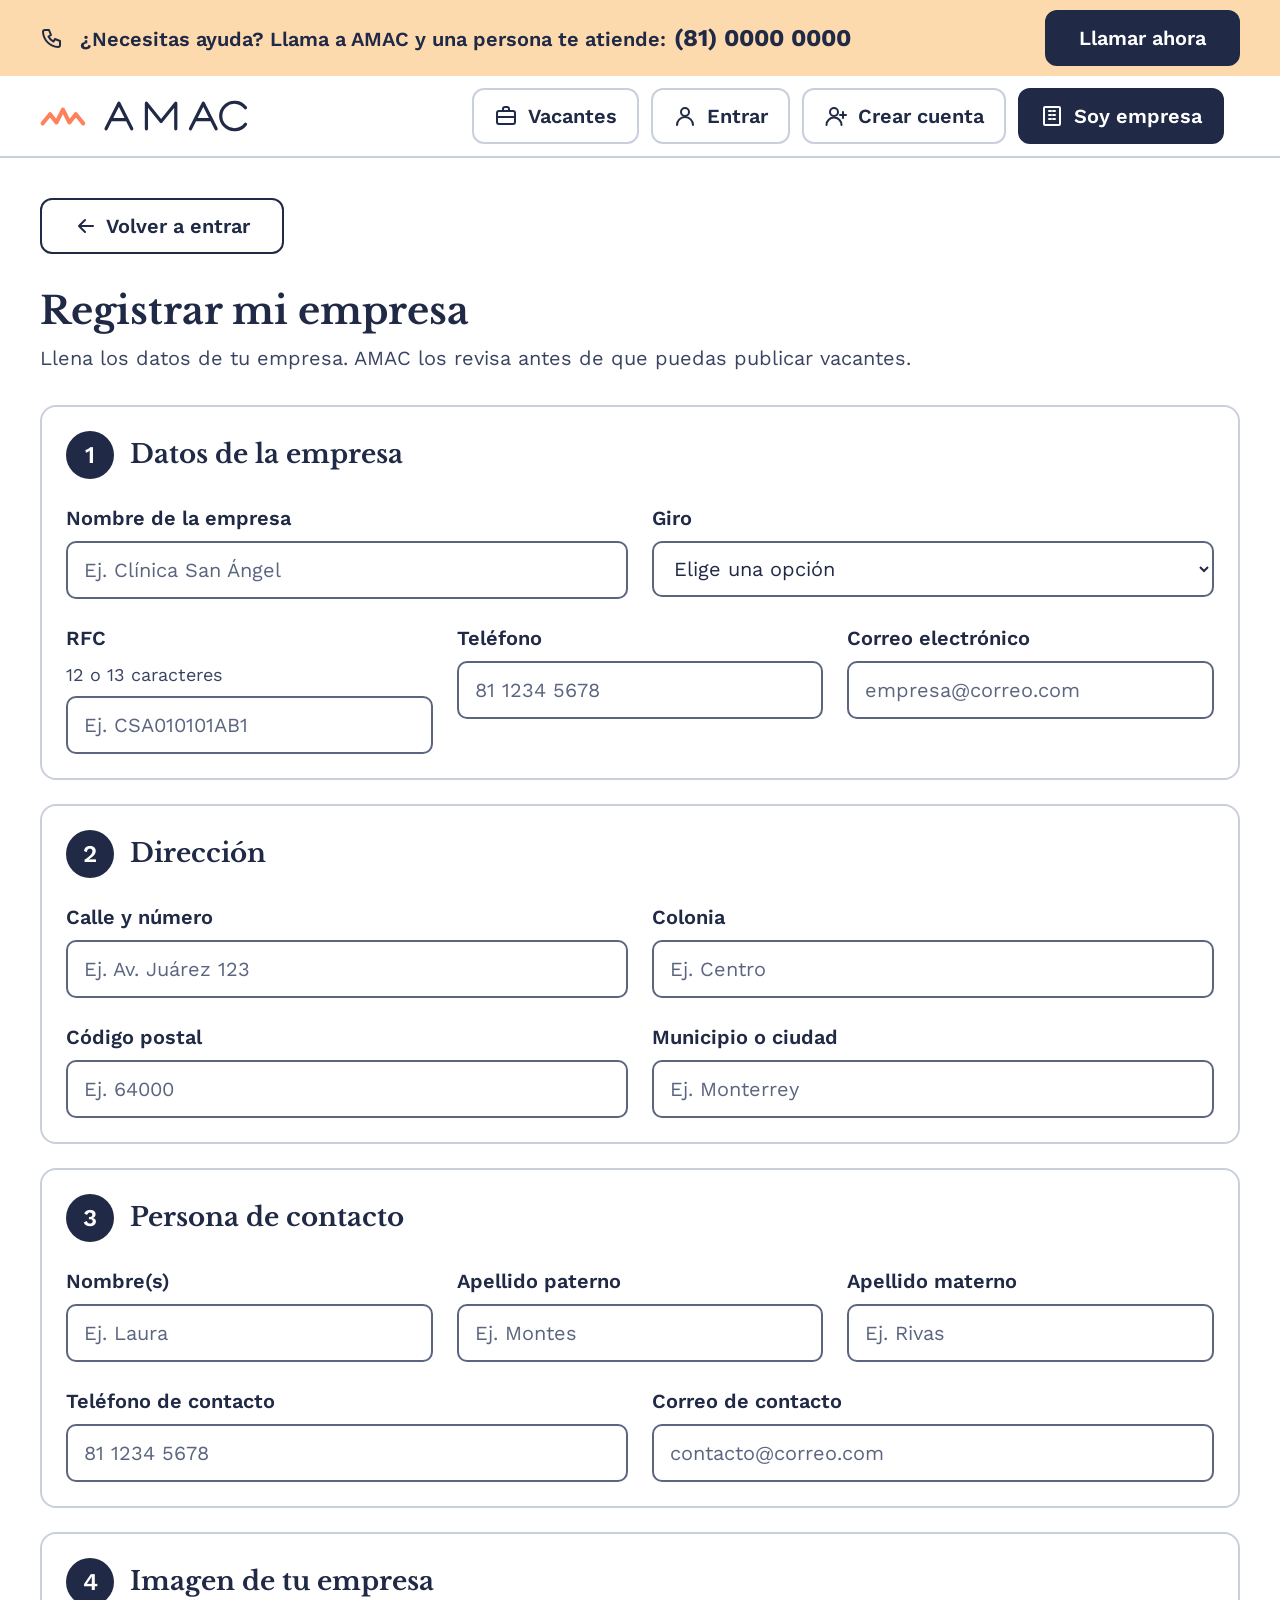
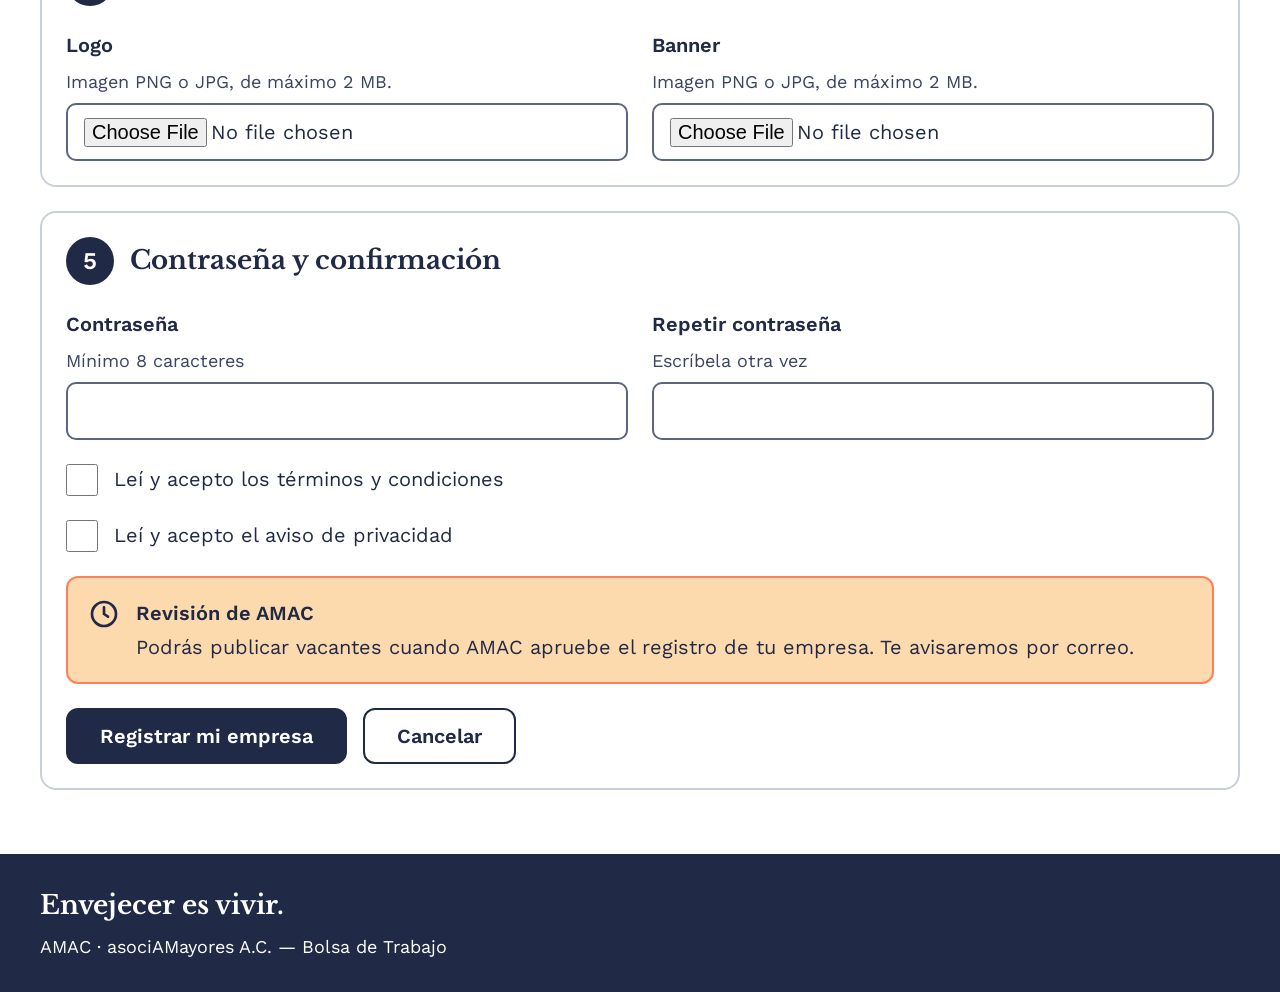
<file: registro-empresa.html>
<!DOCTYPE html>
<html lang="es">
<head>
<meta charset="UTF-8">
<meta name="viewport" content="width=device-width, initial-scale=1.0">
<title>Registrar mi empresa | AMAC</title>
<link rel="preconnect" href="https://fonts.googleapis.com">
<link rel="preconnect" href="https://fonts.gstatic.com" crossorigin>
<link href="https://fonts.googleapis.com/css2?family=Libre+Baskerville:wght@700&amp;family=Work+Sans:wght@400;600&amp;display=swap" rel="stylesheet">
<link rel="stylesheet" href="css/variables.css">
<link rel="stylesheet" href="css/base.css">
<link rel="stylesheet" href="css/layout.css">
<link rel="stylesheet" href="css/componentes.css">
</head>
<body>
<a class="saltar-contenido" href="#principal">Saltar al contenido</a>
<header class="encabezado">
<div class="ayuda"><div class="contenedor ayuda__interior">
<svg class="icono" aria-hidden="true" focusable="false" viewBox="0 0 24 24" fill="none" stroke="currentColor" stroke-width="2" stroke-linecap="round" stroke-linejoin="round"><path d="M5 4h4l2 5-2.5 1.5a11 11 0 0 0 5 5L15 13l5 2v4a2 2 0 0 1-2 2A16 16 0 0 1 3 6a2 2 0 0 1 2-2z"></path></svg><p class="ayuda__texto">¿Necesitas ayuda? Llama a AMAC y una persona te atiende:<strong class="ayuda__telefono">(81) 0000 0000</strong></p>
<a class="boton boton--primario" href="tel:+528100000000">Llamar ahora</a>
</div></div>
<div class="contenedor encabezado__barra">
<a class="logo" href="index.html"><img class="logo__imagen" src="img/logo-amac.svg" alt="AMAC, Bolsa de Trabajo. Ir al inicio" width="230" height="48"></a>
<nav class="navegacion" aria-label="Navegación principal"><ul class="navegacion__lista">
<li class="navegacion__item"><a class="navegacion__enlace" href="index.html"><svg class="icono" aria-hidden="true" focusable="false" viewBox="0 0 24 24" fill="none" stroke="currentColor" stroke-width="2" stroke-linecap="round" stroke-linejoin="round"><rect x="3" y="7" width="18" height="13" rx="2"></rect><path d="M9 7V5a2 2 0 0 1 2-2h2a2 2 0 0 1 2 2v2M3 13h18"></path></svg><span>Vacantes</span></a></li>
<li class="navegacion__item"><a class="navegacion__enlace" href="login.html"><svg class="icono" aria-hidden="true" focusable="false" viewBox="0 0 24 24" fill="none" stroke="currentColor" stroke-width="2" stroke-linecap="round" stroke-linejoin="round"><circle cx="12" cy="8" r="4"></circle><path d="M4 21a8 8 0 0 1 16 0"></path></svg><span>Entrar</span></a></li>
<li class="navegacion__item solo-escritorio"><a class="navegacion__enlace" href="registro-candidato.html"><svg class="icono" aria-hidden="true" focusable="false" viewBox="0 0 24 24" fill="none" stroke="currentColor" stroke-width="2" stroke-linecap="round" stroke-linejoin="round"><circle cx="10" cy="8" r="4"></circle><path d="M2.5 21a7.5 7.5 0 0 1 15 0M19 8v6M16 11h6"></path></svg><span>Crear cuenta</span></a></li>
<li class="navegacion__item solo-escritorio"><a class="navegacion__enlace" href="registro-empresa.html" aria-current="page"><svg class="icono" aria-hidden="true" focusable="false" viewBox="0 0 24 24" fill="none" stroke="currentColor" stroke-width="2" stroke-linecap="round" stroke-linejoin="round"><rect x="4" y="3" width="16" height="18" rx="1"></rect><path d="M9 7h2M13 7h2M9 11h2M13 11h2M9 15h2M13 15h2"></path></svg><span>Soy empresa</span></a></li>
<li class="navegacion__item navegacion__item--ayuda solo-movil"><a class="navegacion__enlace" href="tel:+528100000000"><svg class="icono" aria-hidden="true" focusable="false" viewBox="0 0 24 24" fill="none" stroke="currentColor" stroke-width="2" stroke-linecap="round" stroke-linejoin="round"><path d="M5 4h4l2 5-2.5 1.5a11 11 0 0 0 5 5L15 13l5 2v4a2 2 0 0 1-2 2A16 16 0 0 1 3 6a2 2 0 0 1 2-2z"></path></svg><span>Ayuda</span></a></li>
</ul></nav>
<div class="sesion"><a class="boton boton--secundario boton--chico solo-movil" href="registro-candidato.html">Crear cuenta</a></div>
</div>
</header>
<main id="principal" class="principal"><div class="contenedor pila">
<a class="boton boton--secundario" href="login.html"><svg class="icono" aria-hidden="true" focusable="false" viewBox="0 0 24 24" fill="none" stroke="currentColor" stroke-width="2" stroke-linecap="round" stroke-linejoin="round"><path d="M19 12H5M11 6l-6 6 6 6"></path></svg>Volver a entrar</a><div class="encabezado-pagina">
<h1>Registrar mi empresa</h1>
<p class="encabezado-pagina__texto">Llena los datos de tu empresa. AMAC los revisa antes de que puedas publicar vacantes.</p>
</div>
<form class="formulario-largo" action="registro-enviado.html" method="get">
<section class="seccion-formulario"><h2 class="seccion-formulario_titulo">Datos de la empresa</h2>
<div class="fila-campos fila-campos--2">
<div class="campo-formulario">
<label for="empresa">Nombre de la empresa</label><input type="text" id="empresa" name="empresa" placeholder="Ej. Clínica San Ángel" required>
</div>
<div class="campo-formulario">
<label for="giro">Giro</label><select id="giro" name="giro" required><option value="">Elige una opción</option>
<option>Salud</option>
<option>Comercio</option>
<option>Servicios</option>
<option>Alimentos</option>
<option>Educación</option>
<option>Otro</option></select>
</div>
</div>
<div class="fila-campos fila-campos--3">
<div class="campo-formulario">
<label for="rfc">RFC</label><p class="campo-formulario_ayuda" id="rfc-ayuda">12 o 13 caracteres</p>
<input type="text" id="rfc" name="rfc" placeholder="Ej. CSA010101AB1" required aria-describedby="rfc-ayuda" minlength="12" maxlength="13">
</div>
<div class="campo-formulario">
<label for="telefono">Teléfono</label><input type="tel" id="telefono" name="telefono" autocomplete="tel" placeholder="81 1234 5678" required>
</div>
<div class="campo-formulario">
<label for="correo">Correo electrónico</label><input type="email" id="correo" name="correo" autocomplete="email" placeholder="empresa@correo.com" required>
</div>
</div></section>
<section class="seccion-formulario"><h2 class="seccion-formulario_titulo">Dirección</h2>
<div class="fila-campos fila-campos--2">
<div class="campo-formulario">
<label for="calle">Calle y número</label><input type="text" id="calle" name="calle" autocomplete="street-address" placeholder="Ej. Av. Juárez 123" required>
</div>
<div class="campo-formulario">
<label for="colonia">Colonia</label><input type="text" id="colonia" name="colonia" placeholder="Ej. Centro" required>
</div>
</div>
<div class="fila-campos fila-campos--2">
<div class="campo-formulario">
<label for="cp">Código postal</label><input type="text" id="cp" name="cp" autocomplete="postal-code" placeholder="Ej. 64000" required>
</div>
<div class="campo-formulario">
<label for="municipio">Municipio o ciudad</label><input type="text" id="municipio" name="municipio" placeholder="Ej. Monterrey" required>
</div>
</div></section>
<section class="seccion-formulario"><h2 class="seccion-formulario_titulo">Persona de contacto</h2>
<div class="fila-campos fila-campos--3">
<div class="campo-formulario">
<label for="c-nombre">Nombre(s)</label><input type="text" id="c-nombre" name="c-nombre" placeholder="Ej. Laura" required>
</div>
<div class="campo-formulario">
<label for="c-paterno">Apellido paterno</label><input type="text" id="c-paterno" name="c-paterno" placeholder="Ej. Montes" required>
</div>
<div class="campo-formulario">
<label for="c-materno">Apellido materno</label><input type="text" id="c-materno" name="c-materno" placeholder="Ej. Rivas" required>
</div>
</div>
<div class="fila-campos fila-campos--2">
<div class="campo-formulario">
<label for="c-telefono">Teléfono de contacto</label><input type="tel" id="c-telefono" name="c-telefono" placeholder="81 1234 5678" required>
</div>
<div class="campo-formulario">
<label for="c-correo">Correo de contacto</label><input type="email" id="c-correo" name="c-correo" placeholder="contacto@correo.com" required>
</div>
</div></section>
<section class="seccion-formulario"><h2 class="seccion-formulario_titulo">Imagen de tu empresa</h2>
<div class="fila-campos fila-campos--2">
<div class="campo-formulario">
<label for="logo">Logo</label><p class="campo-formulario_ayuda" id="logo-ayuda">Imagen PNG o JPG, de máximo 2 MB.</p>
<input type="file" id="logo" name="logo" accept=".png,.jpg,.jpeg" aria-describedby="logo-ayuda">
</div>
<div class="campo-formulario">
<label for="banner">Banner</label><p class="campo-formulario_ayuda" id="banner-ayuda">Imagen PNG o JPG, de máximo 2 MB.</p>
<input type="file" id="banner" name="banner" accept=".png,.jpg,.jpeg" aria-describedby="banner-ayuda">
</div>
</div></section>
<section class="seccion-formulario"><h2 class="seccion-formulario_titulo">Contraseña y confirmación</h2>
<div class="fila-campos fila-campos--2">
<div class="campo-formulario">
<label for="clave">Contraseña</label><p class="campo-formulario_ayuda" id="clave-ayuda">Mínimo 8 caracteres</p>
<input type="password" id="clave" name="clave" autocomplete="new-password" required aria-describedby="clave-ayuda" minlength="8">
</div>
<div class="campo-formulario">
<label for="clave2">Repetir contraseña</label><p class="campo-formulario_ayuda" id="clave2-ayuda">Escríbela otra vez</p>
<input type="password" id="clave2" name="clave2" autocomplete="new-password" required aria-describedby="clave2-ayuda">
</div>
</div>
<div class="casilla">
<input type="checkbox" id="terminos" name="terminos" required><label for="terminos">Leí y acepto los términos y condiciones</label>
</div>
<div class="casilla">
<input type="checkbox" id="privacidad" name="privacidad" required><label for="privacidad">Leí y acepto el aviso de privacidad</label>
</div>
<div class="mensaje mensaje--aviso">
<svg class="icono" aria-hidden="true" focusable="false" viewBox="0 0 24 24" fill="none" stroke="currentColor" stroke-width="2" stroke-linecap="round" stroke-linejoin="round"><circle cx="12" cy="12" r="9"></circle><path d="M12 7v5l3 2"></path></svg><div>
<p class="mensaje__titulo">Revisión de AMAC</p>
<p>Podrás publicar vacantes cuando AMAC apruebe el registro de tu empresa. Te avisaremos por correo.</p>
</div>
</div>
<div class="grupo-botones">
<button class="boton boton--primario" type="submit">Registrar mi empresa</button><a class="boton boton--secundario" href="login.html">Cancelar</a>
</div></section>
</form>
</div></main>
<footer class="pie"><div class="contenedor">
<p class="pie__lema">Envejecer es vivir.</p>
<p class="pie__texto">AMAC · asociAMayores A.C. — Bolsa de Trabajo</p>
</div></footer>
</body>
</html>
</file>
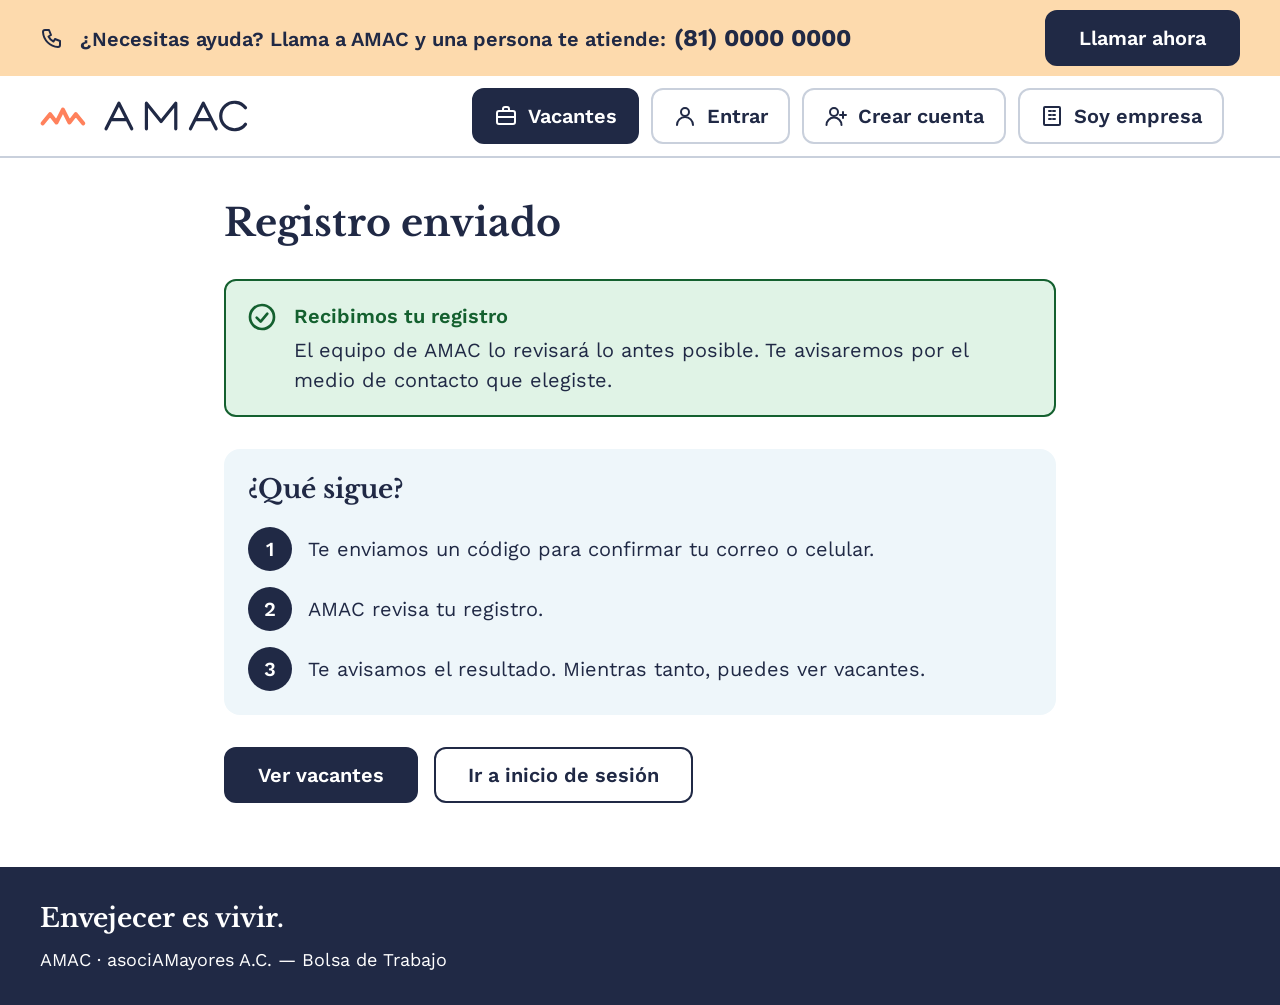
<file: registro-enviado.html>
<!DOCTYPE html>
<html lang="es">
<head>
<meta charset="UTF-8">
<meta name="viewport" content="width=device-width, initial-scale=1.0">
<title>Registro enviado | AMAC</title>
<link rel="preconnect" href="https://fonts.googleapis.com">
<link rel="preconnect" href="https://fonts.gstatic.com" crossorigin>
<link href="https://fonts.googleapis.com/css2?family=Libre+Baskerville:wght@700&amp;family=Work+Sans:wght@400;600&amp;display=swap" rel="stylesheet">
<link rel="stylesheet" href="css/variables.css">
<link rel="stylesheet" href="css/base.css">
<link rel="stylesheet" href="css/layout.css">
<link rel="stylesheet" href="css/componentes.css">
</head>
<body>
<a class="saltar-contenido" href="#principal">Saltar al contenido</a>
<header class="encabezado">
<div class="ayuda"><div class="contenedor ayuda__interior">
<svg class="icono" aria-hidden="true" focusable="false" viewBox="0 0 24 24" fill="none" stroke="currentColor" stroke-width="2" stroke-linecap="round" stroke-linejoin="round"><path d="M5 4h4l2 5-2.5 1.5a11 11 0 0 0 5 5L15 13l5 2v4a2 2 0 0 1-2 2A16 16 0 0 1 3 6a2 2 0 0 1 2-2z"></path></svg><p class="ayuda__texto">¿Necesitas ayuda? Llama a AMAC y una persona te atiende:<strong class="ayuda__telefono">(81) 0000 0000</strong></p>
<a class="boton boton--primario" href="tel:+528100000000">Llamar ahora</a>
</div></div>
<div class="contenedor encabezado__barra">
<a class="logo" href="index.html"><img class="logo__imagen" src="img/logo-amac.svg" alt="AMAC, Bolsa de Trabajo. Ir al inicio" width="230" height="48"></a>
<nav class="navegacion" aria-label="Navegación principal"><ul class="navegacion__lista">
<li class="navegacion__item"><a class="navegacion__enlace" href="index.html" aria-current="page"><svg class="icono" aria-hidden="true" focusable="false" viewBox="0 0 24 24" fill="none" stroke="currentColor" stroke-width="2" stroke-linecap="round" stroke-linejoin="round"><rect x="3" y="7" width="18" height="13" rx="2"></rect><path d="M9 7V5a2 2 0 0 1 2-2h2a2 2 0 0 1 2 2v2M3 13h18"></path></svg><span>Vacantes</span></a></li>
<li class="navegacion__item"><a class="navegacion__enlace" href="login.html"><svg class="icono" aria-hidden="true" focusable="false" viewBox="0 0 24 24" fill="none" stroke="currentColor" stroke-width="2" stroke-linecap="round" stroke-linejoin="round"><circle cx="12" cy="8" r="4"></circle><path d="M4 21a8 8 0 0 1 16 0"></path></svg><span>Entrar</span></a></li>
<li class="navegacion__item solo-escritorio"><a class="navegacion__enlace" href="registro-candidato.html"><svg class="icono" aria-hidden="true" focusable="false" viewBox="0 0 24 24" fill="none" stroke="currentColor" stroke-width="2" stroke-linecap="round" stroke-linejoin="round"><circle cx="10" cy="8" r="4"></circle><path d="M2.5 21a7.5 7.5 0 0 1 15 0M19 8v6M16 11h6"></path></svg><span>Crear cuenta</span></a></li>
<li class="navegacion__item solo-escritorio"><a class="navegacion__enlace" href="registro-empresa.html"><svg class="icono" aria-hidden="true" focusable="false" viewBox="0 0 24 24" fill="none" stroke="currentColor" stroke-width="2" stroke-linecap="round" stroke-linejoin="round"><rect x="4" y="3" width="16" height="18" rx="1"></rect><path d="M9 7h2M13 7h2M9 11h2M13 11h2M9 15h2M13 15h2"></path></svg><span>Soy empresa</span></a></li>
<li class="navegacion__item navegacion__item--ayuda solo-movil"><a class="navegacion__enlace" href="tel:+528100000000"><svg class="icono" aria-hidden="true" focusable="false" viewBox="0 0 24 24" fill="none" stroke="currentColor" stroke-width="2" stroke-linecap="round" stroke-linejoin="round"><path d="M5 4h4l2 5-2.5 1.5a11 11 0 0 0 5 5L15 13l5 2v4a2 2 0 0 1-2 2A16 16 0 0 1 3 6a2 2 0 0 1 2-2z"></path></svg><span>Ayuda</span></a></li>
</ul></nav>
<div class="sesion"><a class="boton boton--secundario boton--chico solo-movil" href="registro-candidato.html">Crear cuenta</a></div>
</div>
</header>
<main id="principal" class="principal"><div class="centrado pila">
<div class="encabezado-pagina"><h1>Registro enviado</h1></div>
<div class="mensaje mensaje--exito">
<svg class="icono" aria-hidden="true" focusable="false" viewBox="0 0 24 24" fill="none" stroke="currentColor" stroke-width="2" stroke-linecap="round" stroke-linejoin="round"><circle cx="12" cy="12" r="9"></circle><path d="m8 12.5 3 3 5-6"></path></svg><div>
<p class="mensaje__titulo">Recibimos tu registro</p>
<p>El equipo de AMAC lo revisará lo antes posible. Te avisaremos por el medio de contacto que elegiste.</p>
</div>
</div>
<section class="panel"><h2>¿Qué sigue?</h2>
<ol class="pasos">
<li>Te enviamos un código para confirmar tu correo o celular.</li>
<li>AMAC revisa tu registro.</li>
<li>Te avisamos el resultado. Mientras tanto, puedes ver vacantes.</li>
</ol></section><div class="grupo-botones">
<a class="boton boton--primario" href="index.html">Ver vacantes</a><a class="boton boton--secundario" href="login.html">Ir a inicio de sesión</a>
</div>
</div></main>
<footer class="pie"><div class="contenedor">
<p class="pie__lema">Envejecer es vivir.</p>
<p class="pie__texto">AMAC · asociAMayores A.C. — Bolsa de Trabajo</p>
</div></footer>
</body>
</html>
</file>
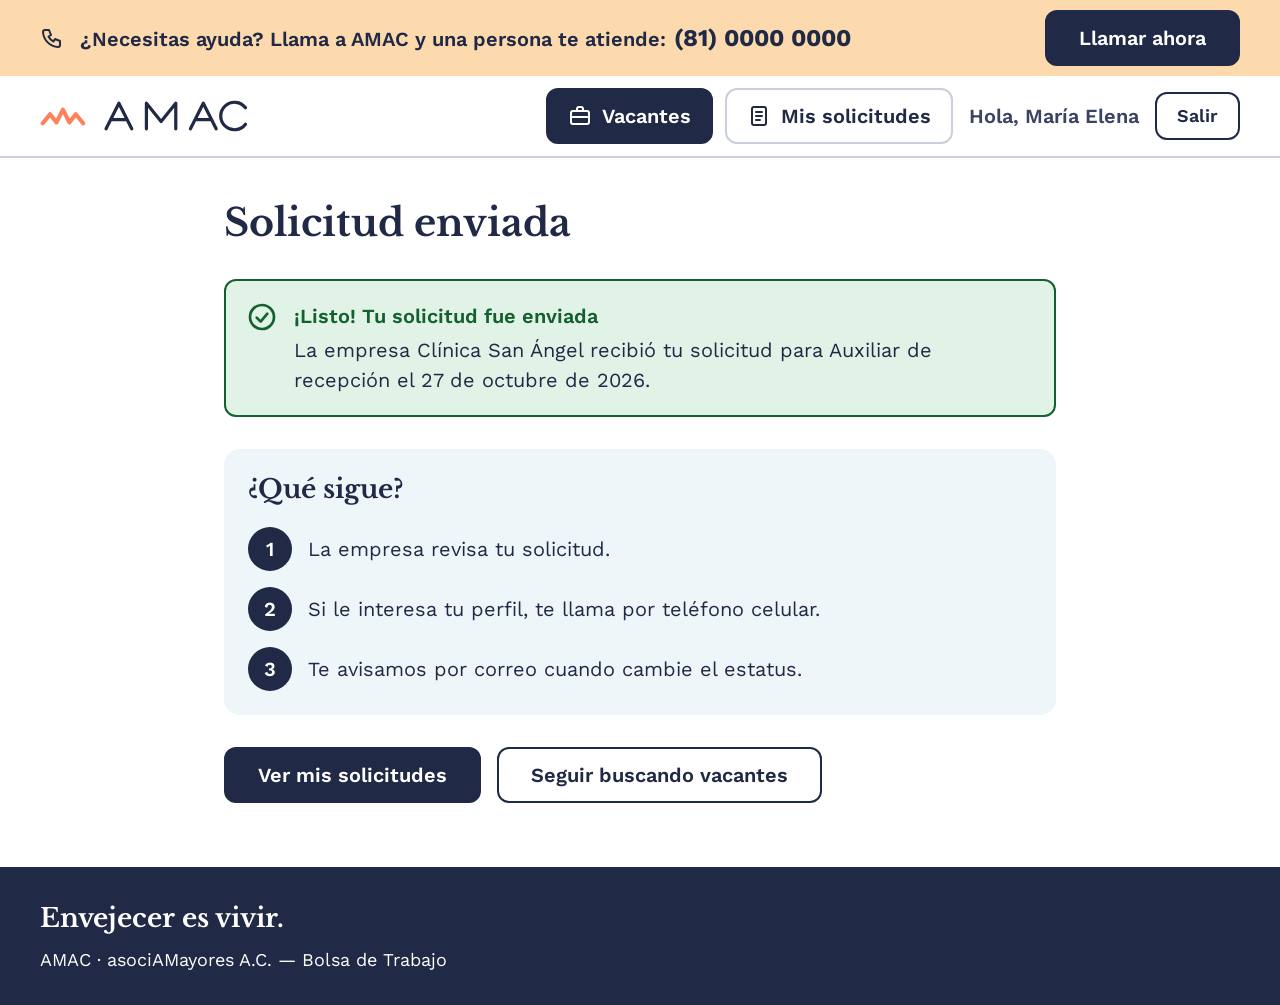
<file: solicitud-enviada.html>
<!DOCTYPE html>
<html lang="es">
<head>
<meta charset="UTF-8">
<meta name="viewport" content="width=device-width, initial-scale=1.0">
<title>Solicitud enviada | AMAC</title>
<link rel="preconnect" href="https://fonts.googleapis.com">
<link rel="preconnect" href="https://fonts.gstatic.com" crossorigin>
<link href="https://fonts.googleapis.com/css2?family=Libre+Baskerville:wght@700&amp;family=Work+Sans:wght@400;600&amp;display=swap" rel="stylesheet">
<link rel="stylesheet" href="css/variables.css">
<link rel="stylesheet" href="css/base.css">
<link rel="stylesheet" href="css/layout.css">
<link rel="stylesheet" href="css/componentes.css">
</head>
<body>
<a class="saltar-contenido" href="#principal">Saltar al contenido</a>
<header class="encabezado">
<div class="ayuda"><div class="contenedor ayuda__interior">
<svg class="icono" aria-hidden="true" focusable="false" viewBox="0 0 24 24" fill="none" stroke="currentColor" stroke-width="2" stroke-linecap="round" stroke-linejoin="round"><path d="M5 4h4l2 5-2.5 1.5a11 11 0 0 0 5 5L15 13l5 2v4a2 2 0 0 1-2 2A16 16 0 0 1 3 6a2 2 0 0 1 2-2z"></path></svg><p class="ayuda__texto">¿Necesitas ayuda? Llama a AMAC y una persona te atiende:<strong class="ayuda__telefono">(81) 0000 0000</strong></p>
<a class="boton boton--primario" href="tel:+528100000000">Llamar ahora</a>
</div></div>
<div class="contenedor encabezado__barra">
<a class="logo" href="index.html"><img class="logo__imagen" src="img/logo-amac.svg" alt="AMAC, Bolsa de Trabajo. Ir al inicio" width="230" height="48"></a>
<nav class="navegacion" aria-label="Navegación principal"><ul class="navegacion__lista">
<li class="navegacion__item"><a class="navegacion__enlace" href="index.html" aria-current="page"><svg class="icono" aria-hidden="true" focusable="false" viewBox="0 0 24 24" fill="none" stroke="currentColor" stroke-width="2" stroke-linecap="round" stroke-linejoin="round"><rect x="3" y="7" width="18" height="13" rx="2"></rect><path d="M9 7V5a2 2 0 0 1 2-2h2a2 2 0 0 1 2 2v2M3 13h18"></path></svg><span>Vacantes</span></a></li>
<li class="navegacion__item"><a class="navegacion__enlace" href="mis-solicitudes.html"><svg class="icono" aria-hidden="true" focusable="false" viewBox="0 0 24 24" fill="none" stroke="currentColor" stroke-width="2" stroke-linecap="round" stroke-linejoin="round"><rect x="5" y="3" width="14" height="18" rx="2"></rect><path d="M9 8h6M9 12h6M9 16h4"></path></svg><span>Mis solicitudes</span></a></li>
<li class="navegacion__item navegacion__item--ayuda solo-movil"><a class="navegacion__enlace" href="tel:+528100000000"><svg class="icono" aria-hidden="true" focusable="false" viewBox="0 0 24 24" fill="none" stroke="currentColor" stroke-width="2" stroke-linecap="round" stroke-linejoin="round"><path d="M5 4h4l2 5-2.5 1.5a11 11 0 0 0 5 5L15 13l5 2v4a2 2 0 0 1-2 2A16 16 0 0 1 3 6a2 2 0 0 1 2-2z"></path></svg><span>Ayuda</span></a></li>
</ul></nav>
<div class="sesion">
<p class="sesion__usuario solo-escritorio">Hola, María Elena</p>
<a class="boton boton--secundario boton--chico" href="login.html">Salir</a>
</div>
</div>
</header>
<main id="principal" class="principal"><div class="centrado pila">
<div class="encabezado-pagina"><h1>Solicitud enviada</h1></div>
<div class="mensaje mensaje--exito">
<svg class="icono" aria-hidden="true" focusable="false" viewBox="0 0 24 24" fill="none" stroke="currentColor" stroke-width="2" stroke-linecap="round" stroke-linejoin="round"><circle cx="12" cy="12" r="9"></circle><path d="m8 12.5 3 3 5-6"></path></svg><div>
<p class="mensaje__titulo">¡Listo! Tu solicitud fue enviada</p>
<p>La empresa Clínica San Ángel recibió tu solicitud para Auxiliar de recepción el 27 de octubre de 2026.</p>
</div>
</div>
<section class="panel"><h2>¿Qué sigue?</h2>
<ol class="pasos">
<li>La empresa revisa tu solicitud.</li>
<li>Si le interesa tu perfil, te llama por teléfono celular.</li>
<li>Te avisamos por correo cuando cambie el estatus.</li>
</ol></section><div class="grupo-botones">
<a class="boton boton--primario" href="mis-solicitudes.html">Ver mis solicitudes</a><a class="boton boton--secundario" href="index.html">Seguir buscando vacantes</a>
</div>
</div></main>
<footer class="pie"><div class="contenedor">
<p class="pie__lema">Envejecer es vivir.</p>
<p class="pie__texto">AMAC · asociAMayores A.C. — Bolsa de Trabajo</p>
</div></footer>
</body>
</html>
</file>
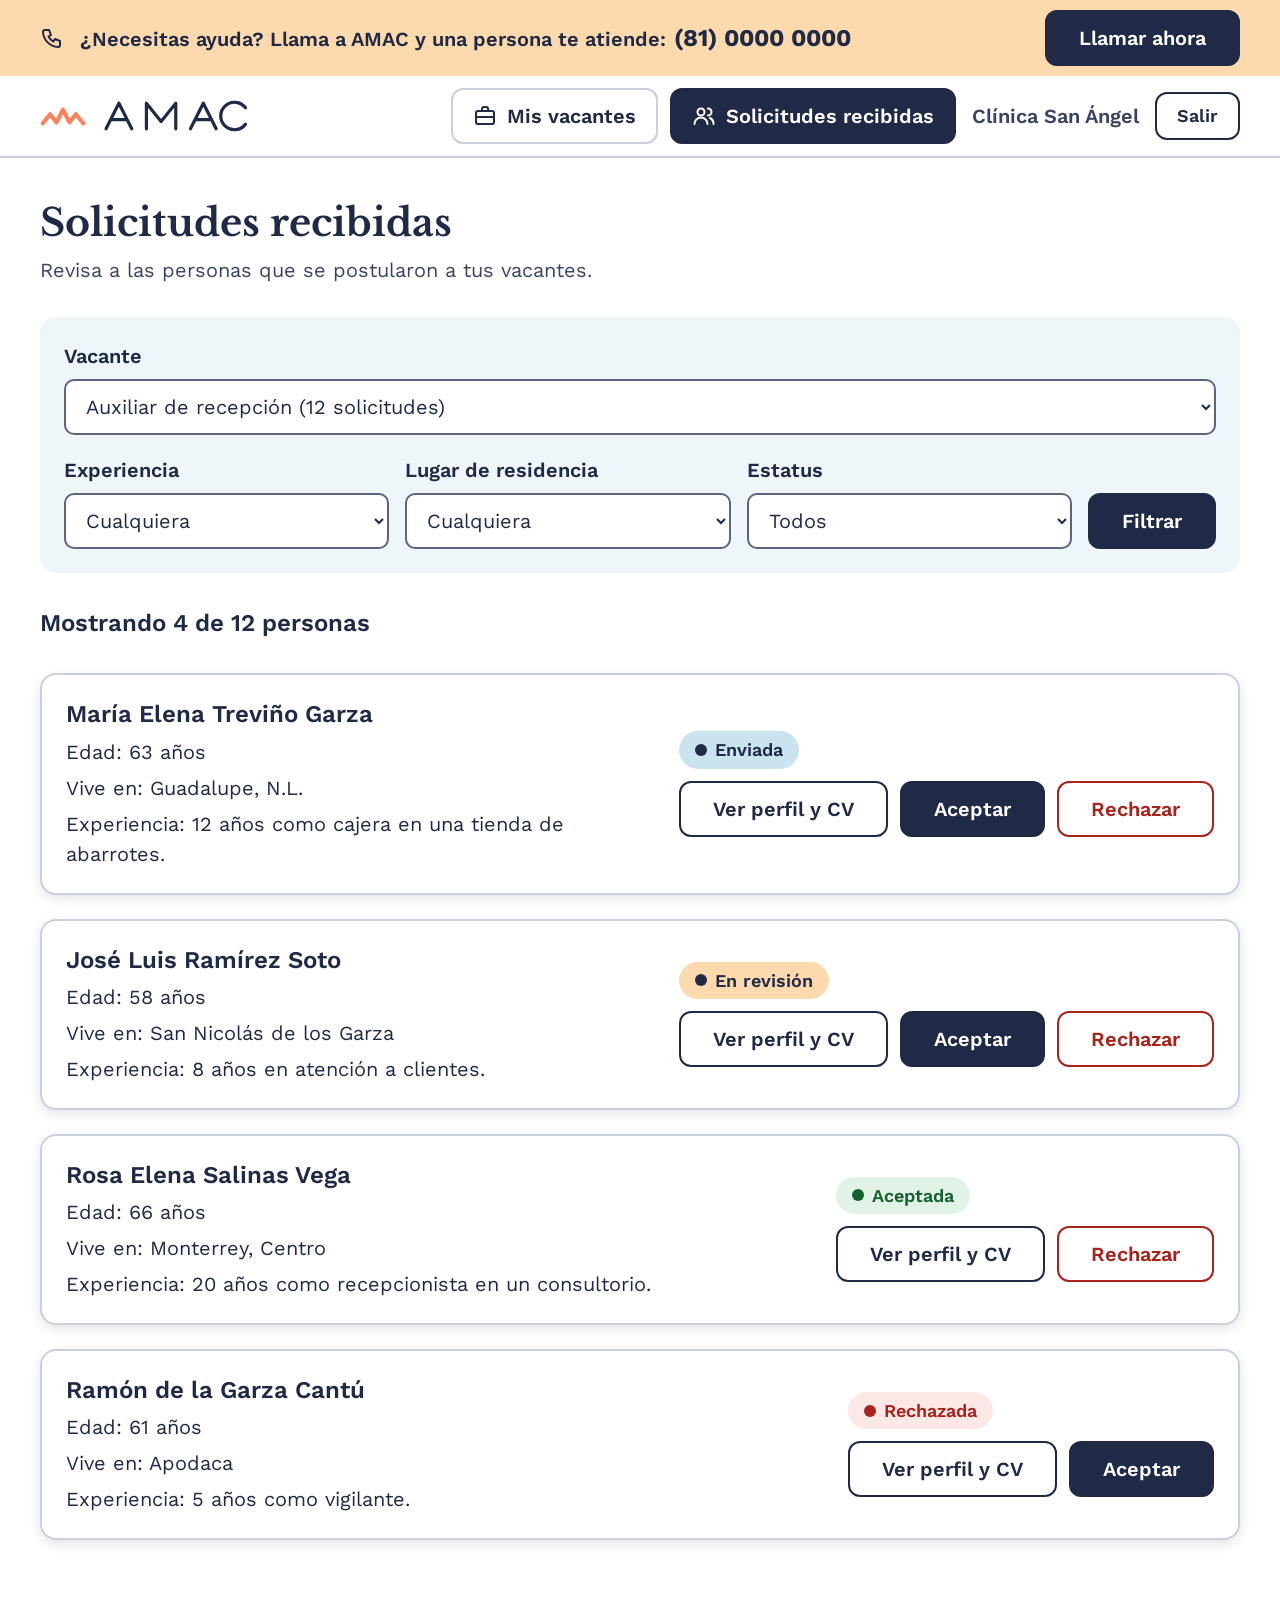
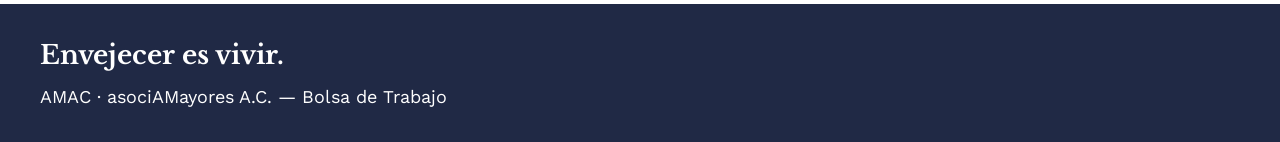
<file: solicitudes-recibidas.html>
<!DOCTYPE html>
<html lang="es">
<head>
<meta charset="UTF-8">
<meta name="viewport" content="width=device-width, initial-scale=1.0">
<title>Solicitudes recibidas | AMAC</title>
<link rel="preconnect" href="https://fonts.googleapis.com">
<link rel="preconnect" href="https://fonts.gstatic.com" crossorigin>
<link href="https://fonts.googleapis.com/css2?family=Libre+Baskerville:wght@700&amp;family=Work+Sans:wght@400;600&amp;display=swap" rel="stylesheet">
<link rel="stylesheet" href="css/variables.css">
<link rel="stylesheet" href="css/base.css">
<link rel="stylesheet" href="css/layout.css">
<link rel="stylesheet" href="css/componentes.css">
</head>
<body>
<a class="saltar-contenido" href="#principal">Saltar al contenido</a>
<header class="encabezado">
<div class="ayuda"><div class="contenedor ayuda__interior">
<svg class="icono" aria-hidden="true" focusable="false" viewBox="0 0 24 24" fill="none" stroke="currentColor" stroke-width="2" stroke-linecap="round" stroke-linejoin="round"><path d="M5 4h4l2 5-2.5 1.5a11 11 0 0 0 5 5L15 13l5 2v4a2 2 0 0 1-2 2A16 16 0 0 1 3 6a2 2 0 0 1 2-2z"></path></svg><p class="ayuda__texto">¿Necesitas ayuda? Llama a AMAC y una persona te atiende:<strong class="ayuda__telefono">(81) 0000 0000</strong></p>
<a class="boton boton--primario" href="tel:+528100000000">Llamar ahora</a>
</div></div>
<div class="contenedor encabezado__barra">
<a class="logo" href="index.html"><img class="logo__imagen" src="img/logo-amac.svg" alt="AMAC, Bolsa de Trabajo. Ir al inicio" width="230" height="48"></a>
<nav class="navegacion" aria-label="Navegación principal"><ul class="navegacion__lista">
<li class="navegacion__item"><a class="navegacion__enlace" href="empresa-vacantes.html"><svg class="icono" aria-hidden="true" focusable="false" viewBox="0 0 24 24" fill="none" stroke="currentColor" stroke-width="2" stroke-linecap="round" stroke-linejoin="round"><rect x="3" y="7" width="18" height="13" rx="2"></rect><path d="M9 7V5a2 2 0 0 1 2-2h2a2 2 0 0 1 2 2v2M3 13h18"></path></svg><span>Mis vacantes</span></a></li>
<li class="navegacion__item"><a class="navegacion__enlace" href="solicitudes-recibidas.html" aria-current="page"><svg class="icono" aria-hidden="true" focusable="false" viewBox="0 0 24 24" fill="none" stroke="currentColor" stroke-width="2" stroke-linecap="round" stroke-linejoin="round"><circle cx="9" cy="8" r="3.5"></circle><path d="M2.5 20a6.5 6.5 0 0 1 13 0M16 4.5a3.5 3.5 0 0 1 0 7M18 14a6.5 6.5 0 0 1 3.5 6"></path></svg><span>Solicitudes recibidas</span></a></li>
<li class="navegacion__item navegacion__item--ayuda solo-movil"><a class="navegacion__enlace" href="tel:+528100000000"><svg class="icono" aria-hidden="true" focusable="false" viewBox="0 0 24 24" fill="none" stroke="currentColor" stroke-width="2" stroke-linecap="round" stroke-linejoin="round"><path d="M5 4h4l2 5-2.5 1.5a11 11 0 0 0 5 5L15 13l5 2v4a2 2 0 0 1-2 2A16 16 0 0 1 3 6a2 2 0 0 1 2-2z"></path></svg><span>Ayuda</span></a></li>
</ul></nav>
<div class="sesion">
<p class="sesion__usuario solo-escritorio">Clínica San Ángel</p>
<a class="boton boton--secundario boton--chico" href="login.html">Salir</a>
</div>
</div>
</header>
<main id="principal" class="principal"><div class="contenedor pila">
<div class="encabezado-pagina">
<h1>Solicitudes recibidas</h1>
<p class="encabezado-pagina__texto">Revisa a las personas que se postularon a tus vacantes.</p>
</div>
<form class="panel" action="solicitudes-recibidas.html" method="get" aria-label="Filtrar solicitudes">
<div class="campo-formulario">
<label for="vacante">Vacante</label><select id="vacante" name="vacante"><option value="">Auxiliar de recepción (12 solicitudes)</option>
<option>Auxiliar de recepción (12 solicitudes)</option>
<option>Auxiliar de enfermería (8 solicitudes)</option>
<option>Intendente (3 solicitudes)</option></select>
</div>
<div class="fila-filtros fila-filtros--3">
<div class="campo-formulario">
<label for="experiencia">Experiencia</label><select id="experiencia" name="experiencia"><option value="">Cualquiera</option>
<option>Menos de 5 años</option>
<option>De 5 a 10 años</option>
<option>Más de 10 años</option></select>
</div>
<div class="campo-formulario">
<label for="residencia">Lugar de residencia</label><select id="residencia" name="residencia"><option value="">Cualquiera</option>
<option>Monterrey</option>
<option>Guadalupe</option>
<option>San Nicolás de los Garza</option>
<option>Apodaca</option></select>
</div>
<div class="campo-formulario">
<label for="estatus">Estatus</label><select id="estatus" name="estatus"><option value="">Todos</option>
<option>Enviada</option>
<option>En revisión</option>
<option>Aceptada</option>
<option>Rechazada</option></select>
</div>
<button class="boton boton--primario" type="submit">Filtrar</button>
</div>
</form>
<p class="resultados" aria-live="polite">Mostrando 4 de 12 personas</p>
<ul class="lista-tarjetas">
<li><article class="tarjeta-fila">
<div class="tarjeta-fila_datos">
<h2 class="tarjeta-fila_titulo">María Elena Treviño Garza</h2>
<p>Edad: 63 años</p>
<p>Vive en: Guadalupe, N.L.</p>
<p>Experiencia: 12 años como cajera en una tienda de abarrotes.</p>
</div>
<div class="tarjeta-fila_lado">
<p class="estatus estatus--enviada"><span class="solo-lectores">Estatus: </span>Enviada</p>
<div class="tarjeta-fila_acciones">
<button class="boton boton--secundario" type="button">Ver perfil y CV<span class="solo-lectores"> de María Elena Treviño Garza</span></button><button class="boton boton--primario" type="button">Aceptar<span class="solo-lectores"> a María Elena Treviño Garza</span></button><button class="boton boton--peligro" type="button">Rechazar<span class="solo-lectores"> a María Elena Treviño Garza</span></button>
</div>
</div>
</article></li>
<li><article class="tarjeta-fila">
<div class="tarjeta-fila_datos">
<h2 class="tarjeta-fila_titulo">José Luis Ramírez Soto</h2>
<p>Edad: 58 años</p>
<p>Vive en: San Nicolás de los Garza</p>
<p>Experiencia: 8 años en atención a clientes.</p>
</div>
<div class="tarjeta-fila_lado">
<p class="estatus estatus--revision"><span class="solo-lectores">Estatus: </span>En revisión</p>
<div class="tarjeta-fila_acciones">
<button class="boton boton--secundario" type="button">Ver perfil y CV<span class="solo-lectores"> de José Luis Ramírez Soto</span></button><button class="boton boton--primario" type="button">Aceptar<span class="solo-lectores"> a José Luis Ramírez Soto</span></button><button class="boton boton--peligro" type="button">Rechazar<span class="solo-lectores"> a José Luis Ramírez Soto</span></button>
</div>
</div>
</article></li>
<li><article class="tarjeta-fila">
<div class="tarjeta-fila_datos">
<h2 class="tarjeta-fila_titulo">Rosa Elena Salinas Vega</h2>
<p>Edad: 66 años</p>
<p>Vive en: Monterrey, Centro</p>
<p>Experiencia: 20 años como recepcionista en un consultorio.</p>
</div>
<div class="tarjeta-fila_lado">
<p class="estatus estatus--aceptada"><span class="solo-lectores">Estatus: </span>Aceptada</p>
<div class="tarjeta-fila_acciones">
<button class="boton boton--secundario" type="button">Ver perfil y CV<span class="solo-lectores"> de Rosa Elena Salinas Vega</span></button><button class="boton boton--peligro" type="button">Rechazar<span class="solo-lectores"> a Rosa Elena Salinas Vega</span></button>
</div>
</div>
</article></li>
<li><article class="tarjeta-fila">
<div class="tarjeta-fila_datos">
<h2 class="tarjeta-fila_titulo">Ramón de la Garza Cantú</h2>
<p>Edad: 61 años</p>
<p>Vive en: Apodaca</p>
<p>Experiencia: 5 años como vigilante.</p>
</div>
<div class="tarjeta-fila_lado">
<p class="estatus estatus--rechazada"><span class="solo-lectores">Estatus: </span>Rechazada</p>
<div class="tarjeta-fila_acciones">
<button class="boton boton--secundario" type="button">Ver perfil y CV<span class="solo-lectores"> de Ramón de la Garza Cantú</span></button><button class="boton boton--primario" type="button">Aceptar<span class="solo-lectores"> a Ramón de la Garza Cantú</span></button>
</div>
</div>
</article></li>
</ul>
</div></main>
<footer class="pie"><div class="contenedor">
<p class="pie__lema">Envejecer es vivir.</p>
<p class="pie__texto">AMAC · asociAMayores A.C. — Bolsa de Trabajo</p>
</div></footer>
</body>
</html>
</file>
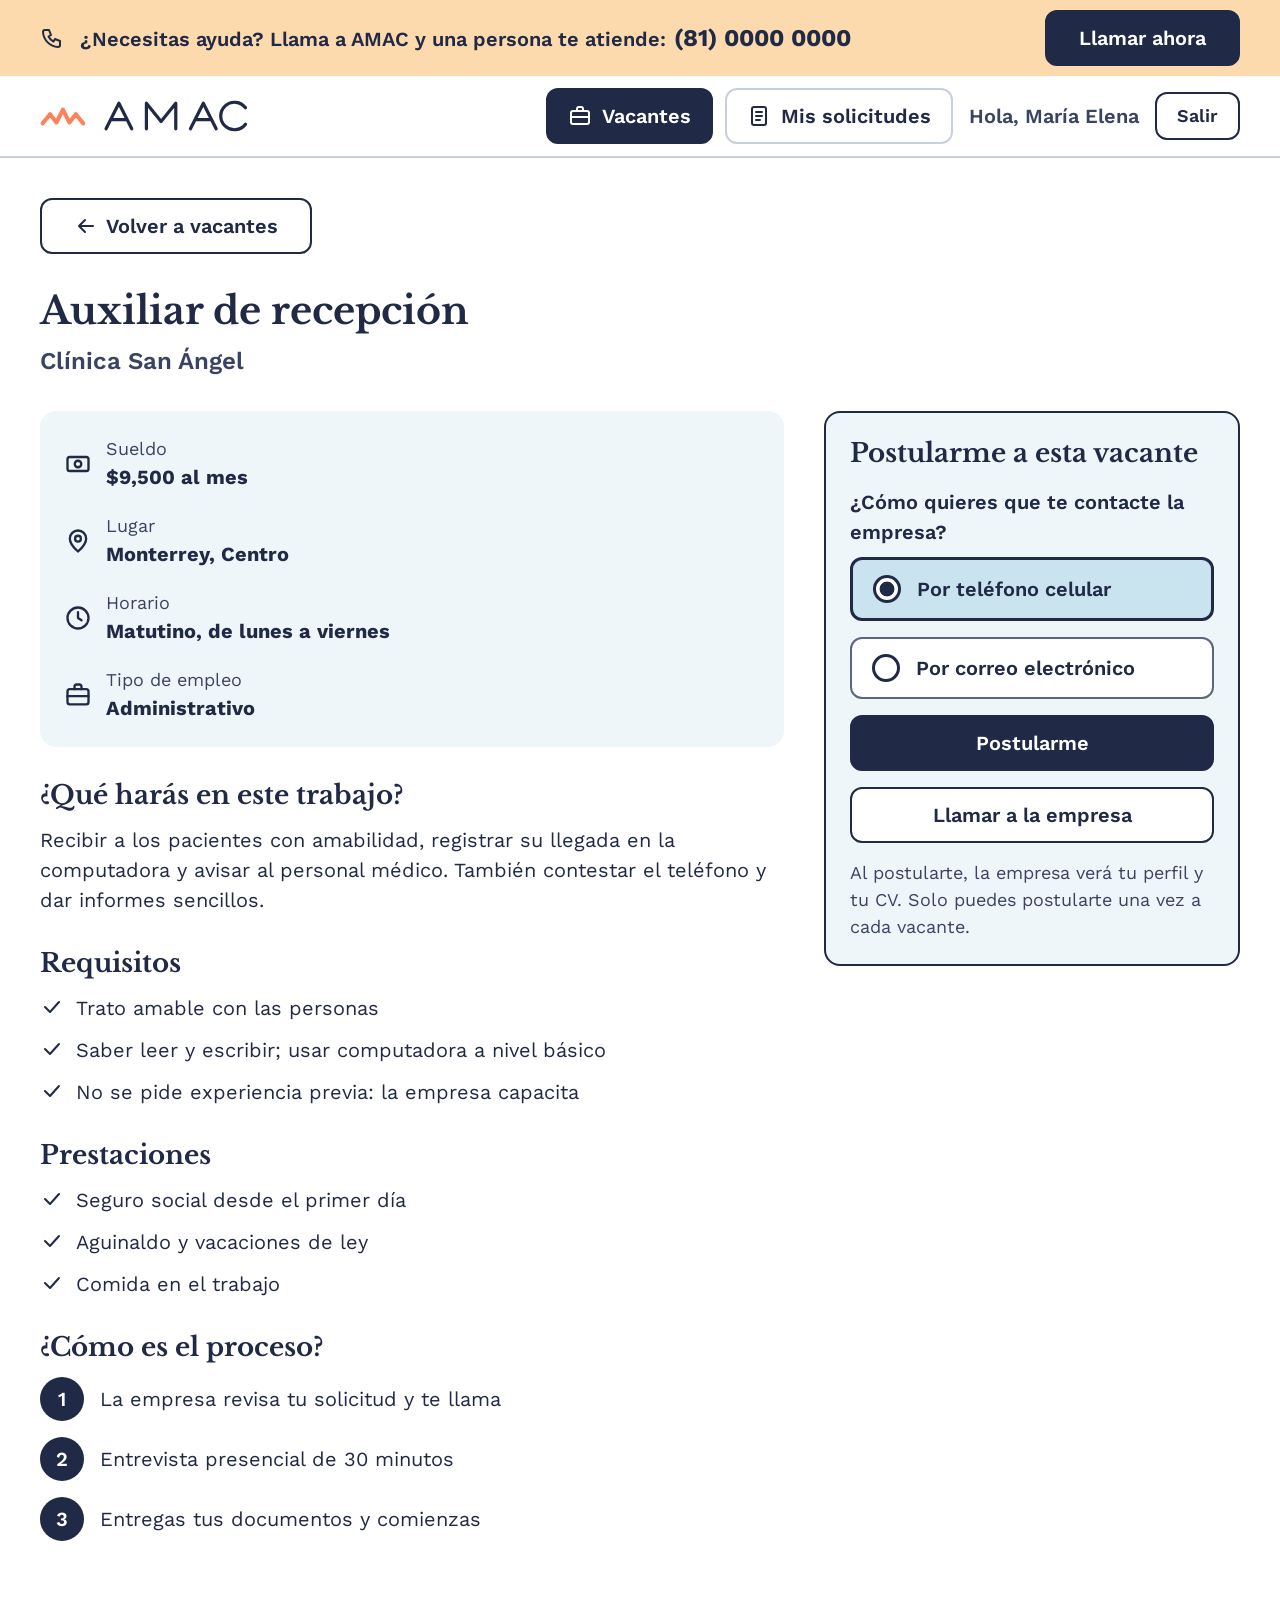
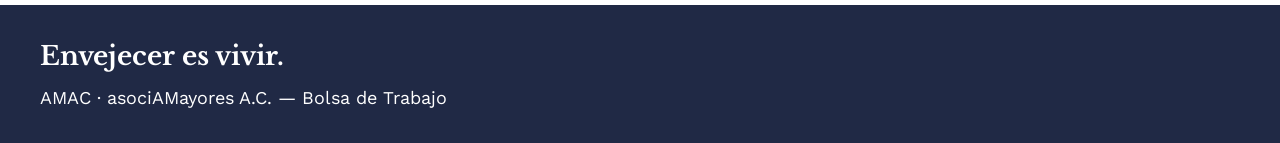
<file: vacante.html>
<!DOCTYPE html>
<html lang="es">
<head>
<meta charset="UTF-8">
<meta name="viewport" content="width=device-width, initial-scale=1.0">
<title>Auxiliar de recepción | AMAC</title>
<link rel="preconnect" href="https://fonts.googleapis.com">
<link rel="preconnect" href="https://fonts.gstatic.com" crossorigin>
<link href="https://fonts.googleapis.com/css2?family=Libre+Baskerville:wght@700&amp;family=Work+Sans:wght@400;600&amp;display=swap" rel="stylesheet">
<link rel="stylesheet" href="css/variables.css">
<link rel="stylesheet" href="css/base.css">
<link rel="stylesheet" href="css/layout.css">
<link rel="stylesheet" href="css/componentes.css">
</head>
<body>
<a class="saltar-contenido" href="#principal">Saltar al contenido</a>
<header class="encabezado">
<div class="ayuda"><div class="contenedor ayuda__interior">
<svg class="icono" aria-hidden="true" focusable="false" viewBox="0 0 24 24" fill="none" stroke="currentColor" stroke-width="2" stroke-linecap="round" stroke-linejoin="round"><path d="M5 4h4l2 5-2.5 1.5a11 11 0 0 0 5 5L15 13l5 2v4a2 2 0 0 1-2 2A16 16 0 0 1 3 6a2 2 0 0 1 2-2z"></path></svg><p class="ayuda__texto">¿Necesitas ayuda? Llama a AMAC y una persona te atiende:<strong class="ayuda__telefono">(81) 0000 0000</strong></p>
<a class="boton boton--primario" href="tel:+528100000000">Llamar ahora</a>
</div></div>
<div class="contenedor encabezado__barra">
<a class="logo" href="index.html"><img class="logo__imagen" src="img/logo-amac.svg" alt="AMAC, Bolsa de Trabajo. Ir al inicio" width="230" height="48"></a>
<nav class="navegacion" aria-label="Navegación principal"><ul class="navegacion__lista">
<li class="navegacion__item"><a class="navegacion__enlace" href="index.html" aria-current="page"><svg class="icono" aria-hidden="true" focusable="false" viewBox="0 0 24 24" fill="none" stroke="currentColor" stroke-width="2" stroke-linecap="round" stroke-linejoin="round"><rect x="3" y="7" width="18" height="13" rx="2"></rect><path d="M9 7V5a2 2 0 0 1 2-2h2a2 2 0 0 1 2 2v2M3 13h18"></path></svg><span>Vacantes</span></a></li>
<li class="navegacion__item"><a class="navegacion__enlace" href="mis-solicitudes.html"><svg class="icono" aria-hidden="true" focusable="false" viewBox="0 0 24 24" fill="none" stroke="currentColor" stroke-width="2" stroke-linecap="round" stroke-linejoin="round"><rect x="5" y="3" width="14" height="18" rx="2"></rect><path d="M9 8h6M9 12h6M9 16h4"></path></svg><span>Mis solicitudes</span></a></li>
<li class="navegacion__item navegacion__item--ayuda solo-movil"><a class="navegacion__enlace" href="tel:+528100000000"><svg class="icono" aria-hidden="true" focusable="false" viewBox="0 0 24 24" fill="none" stroke="currentColor" stroke-width="2" stroke-linecap="round" stroke-linejoin="round"><path d="M5 4h4l2 5-2.5 1.5a11 11 0 0 0 5 5L15 13l5 2v4a2 2 0 0 1-2 2A16 16 0 0 1 3 6a2 2 0 0 1 2-2z"></path></svg><span>Ayuda</span></a></li>
</ul></nav>
<div class="sesion">
<p class="sesion__usuario solo-escritorio">Hola, María Elena</p>
<a class="boton boton--secundario boton--chico" href="login.html">Salir</a>
</div>
</div>
</header>
<main id="principal" class="principal"><div class="contenedor pila">
<a class="boton boton--secundario" href="index.html"><svg class="icono" aria-hidden="true" focusable="false" viewBox="0 0 24 24" fill="none" stroke="currentColor" stroke-width="2" stroke-linecap="round" stroke-linejoin="round"><path d="M19 12H5M11 6l-6 6 6 6"></path></svg>Volver a vacantes</a><div class="encabezado-pagina">
<h1>Auxiliar de recepción</h1>
<p class="encabezado-pagina__empresa">Clínica San Ángel</p>
</div>
<div class="dos-columnas">
<div class="pila">
<ul class="datos-vacante">
<li class="datos-vacante_item">
<svg class="icono" aria-hidden="true" focusable="false" viewBox="0 0 24 24" fill="none" stroke="currentColor" stroke-width="2" stroke-linecap="round" stroke-linejoin="round"><rect x="3" y="6" width="18" height="12" rx="2"></rect><circle cx="12" cy="12" r="2.8"></circle></svg><span><span class="datos-vacante_etiqueta">Sueldo</span><strong>$9,500 al mes</strong></span>
</li>
<li class="datos-vacante_item">
<svg class="icono" aria-hidden="true" focusable="false" viewBox="0 0 24 24" fill="none" stroke="currentColor" stroke-width="2" stroke-linecap="round" stroke-linejoin="round"><path d="M12 21s-7-6.2-7-11a7 7 0 0 1 14 0c0 4.8-7 11-7 11z"></path><circle cx="12" cy="10" r="2.5"></circle></svg><span><span class="datos-vacante_etiqueta">Lugar</span><strong>Monterrey, Centro</strong></span>
</li>
<li class="datos-vacante_item">
<svg class="icono" aria-hidden="true" focusable="false" viewBox="0 0 24 24" fill="none" stroke="currentColor" stroke-width="2" stroke-linecap="round" stroke-linejoin="round"><circle cx="12" cy="12" r="9"></circle><path d="M12 7v5l3 2"></path></svg><span><span class="datos-vacante_etiqueta">Horario</span><strong>Matutino, de lunes a viernes</strong></span>
</li>
<li class="datos-vacante_item">
<svg class="icono" aria-hidden="true" focusable="false" viewBox="0 0 24 24" fill="none" stroke="currentColor" stroke-width="2" stroke-linecap="round" stroke-linejoin="round"><rect x="3" y="7" width="18" height="13" rx="2"></rect><path d="M9 7V5a2 2 0 0 1 2-2h2a2 2 0 0 1 2 2v2M3 13h18"></path></svg><span><span class="datos-vacante_etiqueta">Tipo de empleo</span><strong>Administrativo</strong></span>
</li>
</ul>
<section class="bloque-texto"><h2>¿Qué harás en este trabajo?</h2>
<p>Recibir a los pacientes con amabilidad, registrar su llegada en la computadora y avisar al personal médico. También contestar el teléfono y dar informes sencillos.</p></section>
<section class="bloque-texto"><h2>Requisitos</h2>
<ul class="lista-check">
<li>
<svg class="icono" aria-hidden="true" focusable="false" viewBox="0 0 24 24" fill="none" stroke="currentColor" stroke-width="2" stroke-linecap="round" stroke-linejoin="round"><path d="m5 12 5 5 9-10"></path></svg><span>Trato amable con las personas</span>
</li>
<li>
<svg class="icono" aria-hidden="true" focusable="false" viewBox="0 0 24 24" fill="none" stroke="currentColor" stroke-width="2" stroke-linecap="round" stroke-linejoin="round"><path d="m5 12 5 5 9-10"></path></svg><span>Saber leer y escribir; usar computadora a nivel básico</span>
</li>
<li>
<svg class="icono" aria-hidden="true" focusable="false" viewBox="0 0 24 24" fill="none" stroke="currentColor" stroke-width="2" stroke-linecap="round" stroke-linejoin="round"><path d="m5 12 5 5 9-10"></path></svg><span>No se pide experiencia previa: la empresa capacita</span>
</li>
</ul></section>
<section class="bloque-texto"><h2>Prestaciones</h2>
<ul class="lista-check">
<li>
<svg class="icono" aria-hidden="true" focusable="false" viewBox="0 0 24 24" fill="none" stroke="currentColor" stroke-width="2" stroke-linecap="round" stroke-linejoin="round"><path d="m5 12 5 5 9-10"></path></svg><span>Seguro social desde el primer día</span>
</li>
<li>
<svg class="icono" aria-hidden="true" focusable="false" viewBox="0 0 24 24" fill="none" stroke="currentColor" stroke-width="2" stroke-linecap="round" stroke-linejoin="round"><path d="m5 12 5 5 9-10"></path></svg><span>Aguinaldo y vacaciones de ley</span>
</li>
<li>
<svg class="icono" aria-hidden="true" focusable="false" viewBox="0 0 24 24" fill="none" stroke="currentColor" stroke-width="2" stroke-linecap="round" stroke-linejoin="round"><path d="m5 12 5 5 9-10"></path></svg><span>Comida en el trabajo</span>
</li>
</ul></section>
<section class="bloque-texto"><h2>¿Cómo es el proceso?</h2>
<ol class="pasos">
<li>La empresa revisa tu solicitud y te llama</li>
<li>Entrevista presencial de 30 minutos</li>
<li>Entregas tus documentos y comienzas</li>
</ol></section>
</div>
<form class="panel-postular" action="solicitud-enviada.html" method="get" aria-labelledby="titulo-postular">
<h2 id="titulo-postular">Postularme a esta vacante</h2>
<fieldset class="grupo-opciones">
<legend>¿Cómo quieres que te contacte la empresa?</legend>
<div class="grupo-opciones_lista">
<div class="opcion">
<input class="opcion_radio" type="radio" id="contacto-telefono" name="contacto" value="telefono" checked><label class="opcion_etiqueta" for="contacto-telefono">Por teléfono celular</label>
</div>
<div class="opcion">
<input class="opcion_radio" type="radio" id="contacto-correo" name="contacto" value="correo"><label class="opcion_etiqueta" for="contacto-correo">Por correo electrónico</label>
</div>
</div>
</fieldset>
<button class="boton boton--primario boton--bloque" type="submit">Postularme</button>
<a class="boton boton--secundario boton--bloque" href="tel:+528100000001">Llamar a la empresa</a>
<p class="panel-postular_nota">Al postularte, la empresa verá tu perfil y tu CV. Solo puedes postularte una vez a cada vacante.</p>
</form>
</div>
</div></main>
<footer class="pie"><div class="contenedor">
<p class="pie__lema">Envejecer es vivir.</p>
<p class="pie__texto">AMAC · asociAMayores A.C. — Bolsa de Trabajo</p>
</div></footer>
</body>
</html>
</file>
<file: css/variables.css>
:root {
  /* Colores */
  --color-primario: #202945;
  --color-primario-oscuro: #111a33;
  --color-texto: #202945;
  --color-texto-suave: #3a4361;
  --color-fondo: #ffffff;
  --color-fondo-suave: #eef6fa;
  --color-azul-claro: #cae4ef;
  --color-durazno: #fddaad;
  --color-acento: #ff815c;      /* solo decorativo, no se usa para texto */
  --color-foco: #c2410c;
  --color-borde: #c9d0dc;
  --color-borde-campo: #5b6580;
  --color-exito: #14602f;
  --color-exito-fondo: #e0f3e6;
  --color-error: #a8231b;
  --color-error-fondo: #fce8e6;
  --color-deshabilitado: #dde1e8;
  --color-deshabilitado-texto: #434c63;

  /* Tipografía */
  --fuente-base: "Work Sans", system-ui, sans-serif;
  --fuente-titulos: "Libre Baskerville", Georgia, serif;
  --texto-pequeno: 1.125rem; /* 18 px */
  --texto-base: 1.25rem;     /* 20 px */
  --texto-h3: 1.5rem;        /* 24 px */
  --texto-h2: 1.625rem;      /* 26 px */
  --texto-h1: 1.75rem;       /* 28 px en celular */

  /* Espaciado */
  --espacio-xs: 0.5rem;
  --espacio-s: 0.75rem;
  --espacio-m: 1rem;
  --espacio-l: 1.5rem;
  --espacio-xl: 2rem;
  --espacio-xxl: 3rem;

  /* Otros */
  --radio: 0.75rem;
  --radio-grande: 1rem;
  --alto-boton: 3.5rem;      /* 56 px */
  --sombra: 0 4px 12px rgba(32, 41, 69, 0.12);
}

@media (min-width: 1024px) {
  :root {
    --texto-h1: 2.375rem;    /* 38 px en escritorio */
  }
}
</file>
<file: css/base.css>
*,
*::before,
*::after {
  box-sizing: border-box;
}

html {
  font-size: 100%; /* 16 px, así el texto en rem respeta el zoom del navegador */
}

body {
  margin: 0;
  padding-bottom: 6rem; /* espacio para la barra de pestañas en celular */
  font-family: var(--fuente-base);
  font-size: var(--texto-base);
  line-height: 1.5;
  color: var(--color-texto);
  background: var(--color-fondo);
  overflow-wrap: break-word;
}

h1,
h2 {
  margin: 0;
  font-family: var(--fuente-titulos);
  font-weight: 700;
  line-height: 1.3;
}

h1 { font-size: var(--texto-h1); }
h2 { font-size: var(--texto-h2); }

h3 {
  margin: 0;
  font-size: var(--texto-h3);
  font-weight: 600;
  line-height: 1.3;
}

p { margin: 0; }

ul,
ol,
dl,
dd {
  margin: 0;
  padding: 0;
}

img,
svg {
  max-width: 100%;
}

a { color: var(--color-primario); }

button,
input,
select,
textarea {
  font: inherit;
  color: inherit;
}

/* Foco visible al navegar con Tab */
:focus-visible {
  outline: 3px solid var(--color-foco);
  outline-offset: 3px;
}

/* Enlace para saltar directo al contenido */
.saltar-contenido {
  position: absolute;
  left: -9999px;
  padding: 0.75rem 1rem;
  background: var(--color-fondo);
  font-weight: 600;
  z-index: 100;
}

.saltar-contenido:focus {
  left: 1rem;
  top: 1rem;
}

/* Texto solo para lectores de pantalla */
.solo-lectores {
  position: absolute;
  width: 1px;
  height: 1px;
  overflow: hidden;
  clip-path: inset(50%);
  white-space: nowrap;
}

/* Ícono genérico (SVG en línea) */
.icono {
  width: 1.5rem;
  height: 1.5rem;
  flex: none;
}

@media (min-width: 1024px) {
  body { padding-bottom: 0; }
}
</file>
<file: css/layout.css>
.contenedor {
  width: min(100% - 2rem, 1200px);
  margin-inline: auto;
}

/* Columna con espacio uniforme entre bloques */
.pila {
  display: flex;
  flex-direction: column;
  gap: var(--espacio-xl);
}

.principal {
  padding-block: var(--espacio-l) var(--espacio-xxl);
}

.encabezado-pagina {
  display: flex;
  flex-direction: column;
  gap: var(--espacio-xs);
}

.encabezado-pagina__texto {
  color: var(--color-texto-suave);
}

/* Mostrar u ocultar según el tamaño de pantalla */
.solo-escritorio { display: none; }

/* Franja de ayuda */
.ayuda {
  display: none;
  background: var(--color-durazno);
}

.ayuda__interior {
  display: flex;
  align-items: center;
  gap: var(--espacio-m);
  padding-block: 0.625rem;
}

.ayuda__texto {
  flex: 1;
  font-weight: 600;
}

.ayuda__telefono {
  margin-left: 0.5rem;
  font-size: var(--texto-h3);
}

/*Encabezado */
.encabezado {
  background: var(--color-fondo);
  border-bottom: 2px solid var(--color-borde);
}

.encabezado__barra {
  display: flex;
  align-items: center;
  justify-content: space-between;
  gap: var(--espacio-m);
  padding-block: 0.75rem;
}

.logo { display: block; }

.logo__imagen {
  display: block;
  height: 2.25rem;
  width: auto;
}

.sesion {
  display: flex;
  align-items: center;
  gap: var(--espacio-m);
}

.sesion__usuario {
  font-weight: 600;
  color: var(--color-texto-suave);
}

/* Navegación: en celular es una barra fija abajo*/
.navegacion {
  position: fixed;
  left: 0;
  right: 0;
  bottom: 0;
  z-index: 10;
  background: var(--color-fondo);
  border-top: 2px solid var(--color-borde);
}

.navegacion__lista {
  display: flex;
  list-style: none;
}

.navegacion__item { flex: 1; }

.navegacion__enlace {
  display: flex;
  flex-direction: column;
  align-items: center;
  justify-content: center;
  gap: 0.25rem;
  min-height: 5rem;
  height: 100%;
  padding: 0.5rem 0.25rem;
  text-align: center;
  text-decoration: none;
  font-size: var(--texto-pequeno);
  font-weight: 600;
  line-height: 1.3;
  color: var(--color-texto);
}

.navegacion__enlace .icono {
  width: 1.75rem;
  height: 1.75rem;
}

.navegacion__enlace[aria-current="page"] {
  background: var(--color-azul-claro);
  box-shadow: inset 0 5px 0 var(--color-primario);
}

/* El ícono de ayuda */
.navegacion__item--ayuda .icono {
  box-sizing: content-box;
  padding: 0.5rem;
  border-radius: 50%;
  background: var(--color-durazno);
}

/* Pie de página */
.pie {
  padding-block: var(--espacio-xl);
  background: var(--color-primario);
  color: #ffffff;
}

.pie__lema {
  margin-bottom: var(--espacio-xs);
  font-family: var(--fuente-titulos);
  font-size: var(--texto-h2);
  font-weight: 700;
}

.pie__texto { font-size: var(--texto-pequeno); }

.pie :focus-visible { outline-color: #ffffff; }

/* Cuadrículas */
.lista-vacantes {
  display: grid;
  grid-template-columns: 1fr;
  gap: var(--espacio-l);
}

.fila-campos {
  display: grid;
  grid-template-columns: 1fr;
  gap: var(--espacio-l);
}

.fila-filtros {
  display: grid;
  grid-template-columns: 1fr;
  gap: var(--espacio-m);
}

.resumen {
  display: grid;
  grid-template-columns: 1fr;
  gap: var(--espacio-m);
}

.dos-columnas,
.acceso {
  display: grid;
  grid-template-columns: 1fr;
  gap: var(--espacio-xl);
  align-items: start;
}

.centrado {
  width: min(100% - 2rem, 52rem);
  margin-inline: auto;
}

@media (min-width: 768px) {
  .lista-vacantes { grid-template-columns: repeat(2, 1fr); }
  .fila-campos--2 { grid-template-columns: repeat(2, 1fr); }
  .fila-campos--3 { grid-template-columns: repeat(3, 1fr); }
  .fila-filtros { grid-template-columns: 1fr auto; align-items: end; }
  .fila-filtros--2 { grid-template-columns: 1fr 1fr auto; }
  .fila-filtros--3 { grid-template-columns: 1fr 1fr 1fr auto; }
  .resumen { grid-template-columns: repeat(3, 1fr); }
}

@media (min-width: 1024px) {
  .logo__imagen { height: 2.75rem; }
  .lista-vacantes { grid-template-columns: repeat(3, 1fr); }
  .dos-columnas { grid-template-columns: 1fr 26rem; gap: 2.5rem; }
  .acceso { grid-template-columns: 30rem 1fr; gap: 4rem; }

  .principal { padding-block: 2.5rem 4rem; }

  .solo-escritorio { display: block; }
  .solo-movil,
  .boton.solo-movil { display: none; }

  .ayuda { display: block; }

  /* La barra de pestañas pasa a ser el menú del encabezado */
  .navegacion {
    position: static;
    margin-left: auto;
    background: none;
    border-top: 0;
  }

  .navegacion__lista {
    align-items: center;
    gap: var(--espacio-xs);
  }

  .navegacion__item { flex: none; }

  .navegacion__enlace {
    flex-direction: row;
    gap: 0.5rem;
    min-height: var(--alto-boton);
    padding: 0.75rem 1rem;
    border: 2px solid var(--color-borde);
    border-radius: var(--radio);
    font-size: var(--texto-base);
  }

  .navegacion__enlace .icono {
    width: 1.5rem;
    height: 1.5rem;
  }

  .navegacion__enlace[aria-current="page"] {
    background: var(--color-primario);
    border-color: var(--color-primario);
    color: #ffffff;
    box-shadow: none;
  }

  .navegacion__item--ayuda { display: none; }
}

/* Ajustes de composición de páginas  */
.pila > .boton { align-self: flex-start; }

.encabezado-con-accion {
  display: flex;
  flex-direction: column;
  align-items: flex-start;
  gap: var(--espacio-m);
}

.acciones-centro {
  display: flex;
  justify-content: center;
}

@media (min-width: 768px) {
  .encabezado-con-accion {
    flex-direction: row;
    align-items: center;
    justify-content: space-between;
  }
}

/* En pantallas más anchas el menú puede respirar más */
@media (min-width: 1280px) {
  .navegacion__lista { gap: var(--espacio-s); }
  .navegacion__enlace { padding: 0.75rem 1.25rem; gap: 0.625rem; }
}
</file>
<file: css/componentes.css>
/* Botón */
.boton {
  display: inline-flex;
  align-items: center;
  justify-content: center;
  gap: 0.5rem;
  min-height: var(--alto-boton);
  padding: 0.75rem 2rem;
  border: 2px solid transparent;
  border-radius: var(--radio);
  font-size: var(--texto-base);
  font-weight: 600;
  line-height: 1.3;
  text-align: center;
  text-decoration: none;
  cursor: pointer;
}

.boton--chico { white-space: nowrap; }

.boton--primario {
  background: var(--color-primario);
  border-color: var(--color-primario);
  color: #ffffff;
}
.boton--primario:hover { background: var(--color-primario-oscuro); }

.boton--secundario {
  background: var(--color-fondo);
  border-color: var(--color-primario);
  color: var(--color-primario);
}
.boton--secundario:hover { background: var(--color-fondo-suave); }

.boton--peligro {
  background: var(--color-fondo);
  border-color: var(--color-error);
  color: var(--color-error);
}
.boton--peligro:hover { background: var(--color-error-fondo); }

.boton--chico {
  min-height: 3rem;
  padding: 0.5rem 1.25rem;
  font-size: var(--texto-pequeno);
}

.boton--bloque {
  display: flex;
  width: 100%;
}

.grupo-botones {
  display: flex;
  flex-direction: column;
  gap: var(--espacio-m);
}

@media (min-width: 768px) {
  .grupo-botones { flex-direction: row; flex-wrap: wrap; }
}

/* Etiqueta de categoría */
.etiqueta {
  align-self: flex-start;
  padding: 0.25rem 0.875rem;
  border-radius: 999px;
  background: var(--color-azul-claro);
  font-size: var(--texto-pequeno);
  font-weight: 600;
}

/*  Estatus */
.estatus {
  display: inline-flex;
  align-items: center;
  gap: 0.5rem;
  align-self: flex-start;
  padding: 0.375rem 1rem;
  border-radius: 999px;
  background: var(--color-azul-claro);
  color: var(--color-texto);
  font-size: var(--texto-pequeno);
  font-weight: 600;
  line-height: 1.4;
}

.estatus::before {
  content: "";
  flex: none;
  width: 0.75rem;
  height: 0.75rem;
  border-radius: 50%;
  background: currentColor;
}

.estatus--revision,
.estatus--pausa {
  background: var(--color-durazno);
}

.estatus--aceptada,
.estatus--publicada {
  background: var(--color-exito-fondo);
  color: var(--color-exito);
}

.estatus--rechazada {
  background: var(--color-error-fondo);
  color: var(--color-error);
}

.estatus--cancelada,
.estatus--cerrada {
  background: var(--color-deshabilitado);
  color: var(--color-deshabilitado-texto);
}

/* Mensaje */
.mensaje {
  display: flex;
  align-items: flex-start;
  gap: var(--espacio-m);
  padding: 1.25rem;
  border: 2px solid var(--color-primario);
  border-radius: var(--radio);
  background: var(--color-azul-claro);
}

.mensaje .icono {
  width: 2rem;
  height: 2rem;
}

.mensaje__titulo {
  margin-bottom: 0.25rem;
  font-weight: 600;
}

.mensaje--exito {
  background: var(--color-exito-fondo);
  border-color: var(--color-exito);
}
.mensaje--exito .mensaje__titulo,
.mensaje--exito .icono { color: var(--color-exito); }

.mensaje--error {
  background: var(--color-error-fondo);
  border-color: var(--color-error);
}
.mensaje--error .mensaje__titulo,
.mensaje--error .icono { color: var(--color-error); }

.mensaje--aviso {
  background: var(--color-durazno);
  border-color: var(--color-acento);
}

/*  Panel */
.panel {
  padding: var(--espacio-l);
  border-radius: var(--radio-grande);
  background: var(--color-fondo-suave);
}

/* Tarjeta de vacante */
.tarjeta-vacante {
  display: flex;
  flex-direction: column;
  gap: 0.875rem;
  padding: var(--espacio-l);
  background: var(--color-fondo);
  border: 2px solid var(--color-borde);
  border-radius: var(--radio-grande);
  box-shadow: var(--sombra);
}

.tarjeta-vacante_titulo {
  font-family: var(--fuente-titulos);
  font-size: var(--texto-h2);
}

.tarjeta-vacante_empresa {
  font-weight: 600;
  color: var(--color-texto-suave);
}

.tarjeta-vacante_datos {
  display: flex;
  flex-direction: column;
  gap: 0.75rem;
  list-style: none;
}

.tarjeta-vacante_datos li {
  display: flex;
  align-items: center;
  gap: 0.75rem;
}

.tarjeta-vacante .boton { margin-top: auto; }

/* Tarjeta en fila */
.tarjeta-fila {
  display: flex;
  flex-direction: column;
  gap: var(--espacio-m);
  padding: var(--espacio-l);
  background: var(--color-fondo);
  border: 2px solid var(--color-borde);
  border-radius: var(--radio-grande);
  box-shadow: var(--sombra);
}

.tarjeta-fila_datos {
  display: flex;
  flex: 1;
  flex-direction: column;
  gap: 0.375rem;
}

.tarjeta-fila_titulo {
  font-family: var(--fuente-base);
  font-size: var(--texto-h3);
  font-weight: 600;
}

.tarjeta-fila_fecha {
  font-size: var(--texto-pequeno);
  color: var(--color-texto-suave);
}

.tarjeta-fila_lado {
  display: flex;
  flex-direction: column;
  gap: 0.75rem;
}

.tarjeta-fila_acciones {
  display: flex;
  flex-direction: column;
  gap: 0.75rem;
}

.tarjeta-fila_acciones .boton { width: 100%; }

.lista-tarjetas {
  display: flex;
  flex-direction: column;
  gap: var(--espacio-l);
  list-style: none;
}

@media (min-width: 1024px) {
  .tarjeta-fila {
    flex-direction: row;
    align-items: center;
    gap: 2rem;
  }

  .tarjeta-fila_acciones { flex-direction: row; flex-wrap: wrap; }
  .tarjeta-fila_acciones .boton { width: auto; }
}

/*  Resumen con números (panel de la empresa) */
.dato-resumen {
  display: flex;
  align-items: center;
  gap: var(--espacio-m);
  padding: 1.25rem;
  border-radius: var(--radio-grande);
  background: var(--color-fondo-suave);
}

.dato-resumen_numero {
  font-family: var(--fuente-titulos);
  font-size: 2.375rem;
  font-weight: 700;
  line-height: 1;
}

.dato-resumen_texto { font-weight: 600; }

/*  Formularios */
.campo-formulario {
  display: flex;
  flex-direction: column;
  gap: 0.5rem;
}

.campo-formulario label { font-weight: 600; }

.campo-formulario input,
.campo-formulario select,
.campo-formulario textarea {
  width: 100%;
  min-height: var(--alto-boton);
  padding: 0.75rem 1rem;
  background: var(--color-fondo);
  border: 2px solid var(--color-borde-campo);
  border-radius: 0.625rem;
}

.campo-formulario textarea {
  min-height: 8rem;
  resize: vertical;
}

.campo-formulario input::placeholder { color: var(--color-borde-campo); }

.campo-formulario_ayuda {
  font-size: var(--texto-pequeno);
  color: var(--color-texto-suave);
}

.campo-formulario_error {
  display: none;
  font-size: var(--texto-pequeno);
  font-weight: 600;
  color: var(--color-error);
}

.campo-formulario--error input,
.campo-formulario--error select {
  border-color: var(--color-error);
  border-width: 3px;
}
.campo-formulario--error .campo-formulario_error { display: block; }

/* Sección numerada de un formulario largo */
.formulario-largo {
  display: flex;
  flex-direction: column;
  gap: var(--espacio-l);
  counter-reset: seccion;
}

.seccion-formulario {
  display: flex;
  flex-direction: column;
  gap: var(--espacio-l);
  padding: var(--espacio-l);
  background: var(--color-fondo);
  border: 2px solid var(--color-borde);
  border-radius: var(--radio-grande);
}

.seccion-formulario_titulo {
  display: flex;
  align-items: center;
  gap: var(--espacio-m);
}

.seccion-formulario_titulo::before {
  counter-increment: seccion;
  content: counter(seccion);
  display: grid;
  flex: none;
  place-items: center;
  width: 3rem;
  height: 3rem;
  border-radius: 50%;
  background: var(--color-primario);
  color: #ffffff;
  font-family: var(--fuente-base);
  font-size: var(--texto-h3);
  font-weight: 600;
}

/* Grupo de opciones */
.grupo-opciones {
  min-width: 0;
  margin: 0;
  padding: 0;
  border: 0;
}

.grupo-opciones legend {
  padding: 0;
  margin-bottom: 0.625rem;
  font-weight: 600;
}

.grupo-opciones_lista {
  display: grid;
  grid-template-columns: 1fr;
  gap: var(--espacio-m);
}

@media (min-width: 768px) {
  .grupo-opciones_lista { grid-template-columns: repeat(2, 1fr); }
}

.opcion { position: relative; }

.opcion_radio {
  position: absolute;
  width: 1px;
  height: 1px;
  opacity: 0;
}

.opcion_etiqueta {
  display: flex;
  align-items: center;
  gap: var(--espacio-m);
  min-height: var(--alto-boton);
  padding: 0.875rem 1.25rem;
  background: var(--color-fondo);
  border: 2px solid var(--color-borde-campo);
  border-radius: var(--radio);
  font-weight: 600;
  cursor: pointer;
}

.opcion_etiqueta::before {
  content: "";
  flex: none;
  width: 1.75rem;
  height: 1.75rem;
  border: 3px solid var(--color-primario);
  border-radius: 50%;
  background: var(--color-fondo);
}

.opcion_radio:checked + .opcion_etiqueta {
  background: var(--color-azul-claro);
  border: 3px solid var(--color-primario);
}

.opcion_radio:checked + .opcion_etiqueta::before {
  background: radial-gradient(circle, var(--color-primario) 45%, var(--color-fondo) 50%);
}

.opcion_radio:focus-visible + .opcion_etiqueta {
  outline: 3px solid var(--color-foco);
  outline-offset: 3px;
}

/* Casilla de verificación */
.casilla {
  display: flex;
  align-items: flex-start;
  gap: var(--espacio-m);
}

.casilla input {
  flex: none;
  width: 2rem;
  height: 2rem;
  margin: 0;
  accent-color: var(--color-primario);
}

/* Listas con palomita y pasos numerados */
.lista-check {
  display: flex;
  flex-direction: column;
  gap: 0.75rem;
  list-style: none;
}

.lista-check li {
  display: flex;
  align-items: flex-start;
  gap: 0.75rem;
}

.lista-check .icono { margin-top: 0.125rem; }

.pasos {
  display: flex;
  flex-direction: column;
  gap: var(--espacio-m);
  list-style: none;
  counter-reset: paso;
}

.pasos li {
  display: flex;
  align-items: center;
  gap: var(--espacio-m);
  counter-increment: paso;
}

.pasos li::before {
  content: counter(paso);
  display: grid;
  flex: none;
  place-items: center;
  width: 2.75rem;
  height: 2.75rem;
  border-radius: 50%;
  background: var(--color-primario);
  color: #ffffff;
  font-weight: 600;
}

/*  Detalle de vacante */
.datos-vacante {
  display: flex;
  flex-direction: column;
  gap: 1.25rem;
  padding: var(--espacio-l);
  border-radius: var(--radio-grande);
  background: var(--color-fondo-suave);
  list-style: none;
}

.datos-vacante_item {
  display: flex;
  align-items: center;
  gap: 0.875rem;
}

.datos-vacante_item .icono {
  width: 1.75rem;
  height: 1.75rem;
}

.datos-vacante_etiqueta {
  display: block;
  font-size: var(--texto-pequeno);
  color: var(--color-texto-suave);
}

.bloque-texto {
  display: flex;
  flex-direction: column;
  gap: var(--espacio-s);
}

.panel-postular {
  display: flex;
  flex-direction: column;
  gap: var(--espacio-m);
  padding: var(--espacio-l);
  background: var(--color-fondo-suave);
  border: 2px solid var(--color-primario);
  border-radius: var(--radio-grande);
}

.panel-postular_nota {
  font-size: var(--texto-pequeno);
  color: var(--color-texto-suave);
}

/* Inicio de sesión */
.bienvenida {
  display: flex;
  flex-direction: column;
  gap: var(--espacio-l);
  padding: var(--espacio-xl);
  border-radius: var(--radio-grande);
  background: var(--color-azul-claro);
}

.bienvenida .lista-check { font-weight: 600; }

/*  Línea separadora */
.separador {
  width: 100%;
  height: 2px;
  margin: 0;
  border: 0;
  background: var(--color-borde);
}

/* Ajustes extra  */
.panel {
  display: flex;
  flex-direction: column;
  gap: 1.25rem;
}

.resultados {
  font-size: var(--texto-h3);
  font-weight: 600;
}

.encabezado-pagina__empresa {
  font-size: var(--texto-h3);
  font-weight: 600;
  color: var(--color-texto-suave);
}

.formulario-columna {
  display: flex;
  flex-direction: column;
  gap: 1.25rem;
}


.bienvenida { display: none; }

@media (min-width: 1024px) {
  .bienvenida { display: flex; }
}

/* En el panel angosto de "Postularme" las opciones van una debajo de otra */
.panel-postular .grupo-opciones_lista { grid-template-columns: 1fr; }
</file>
